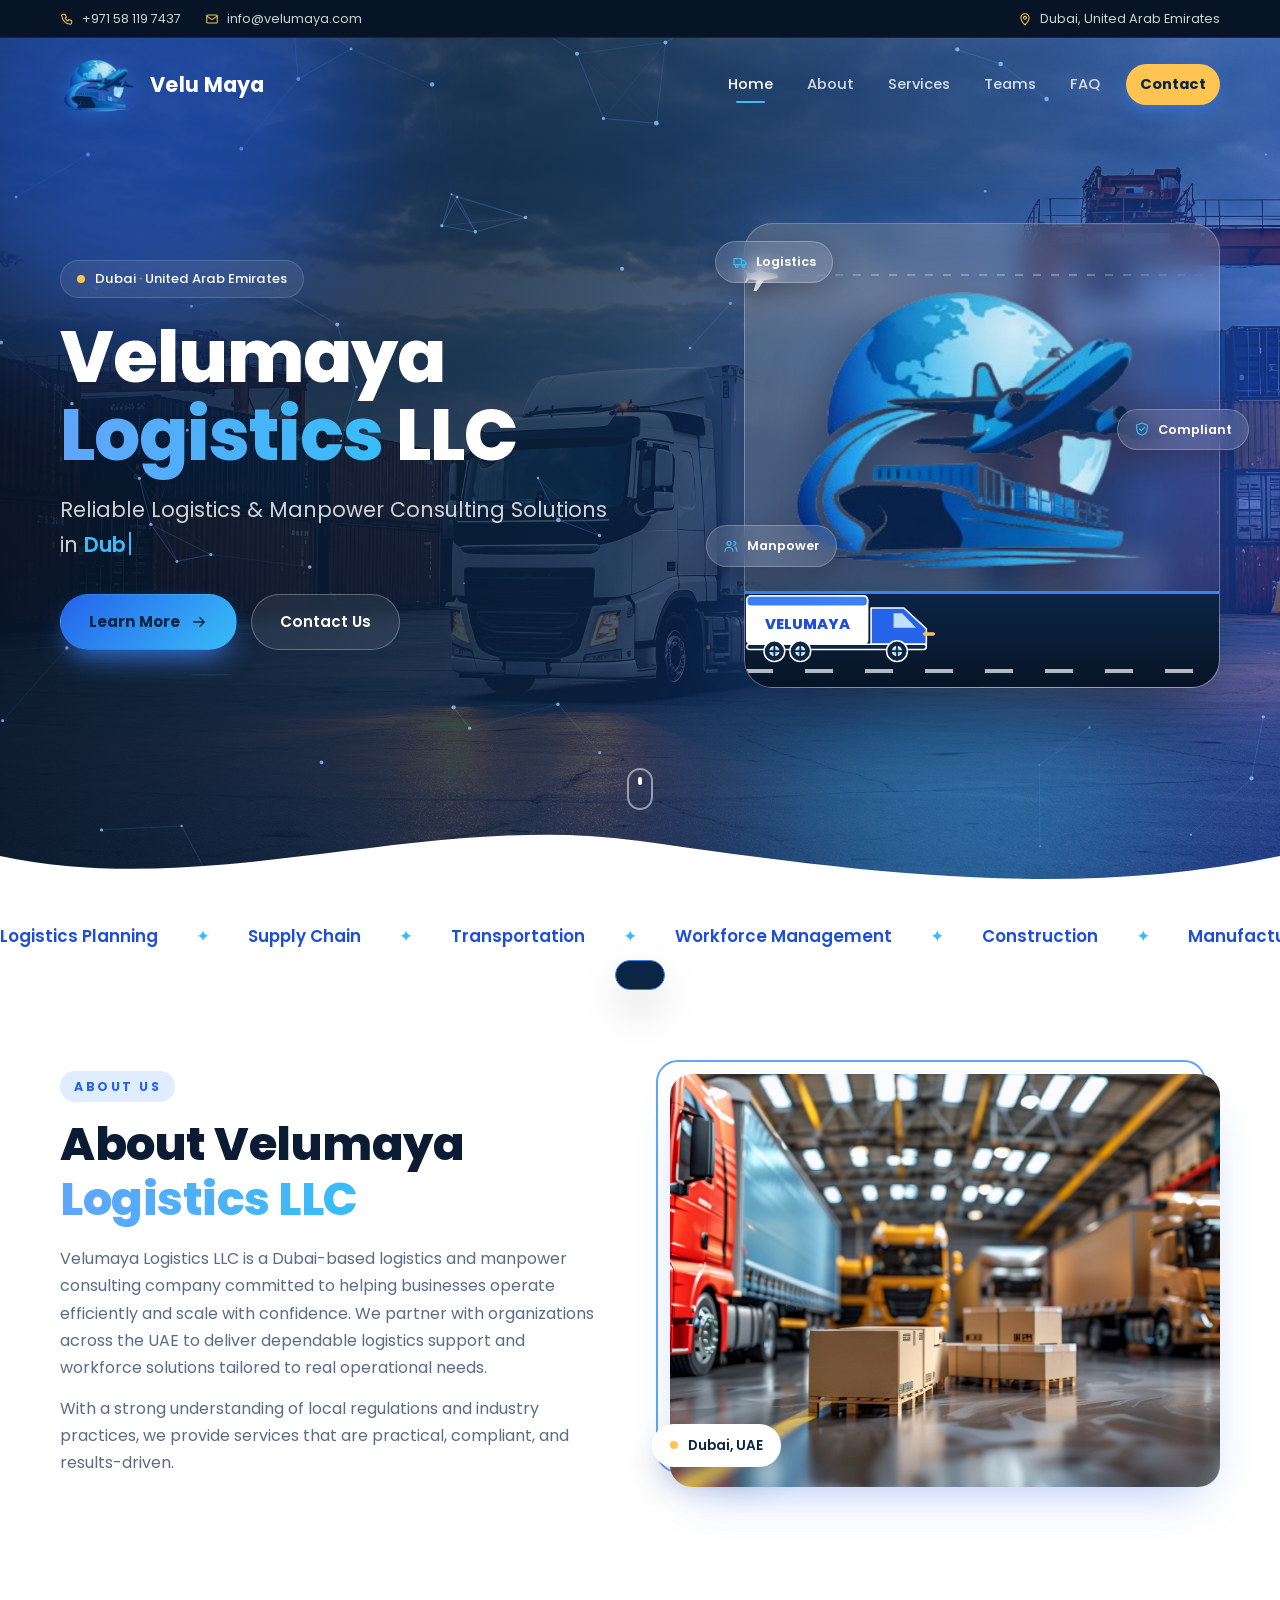
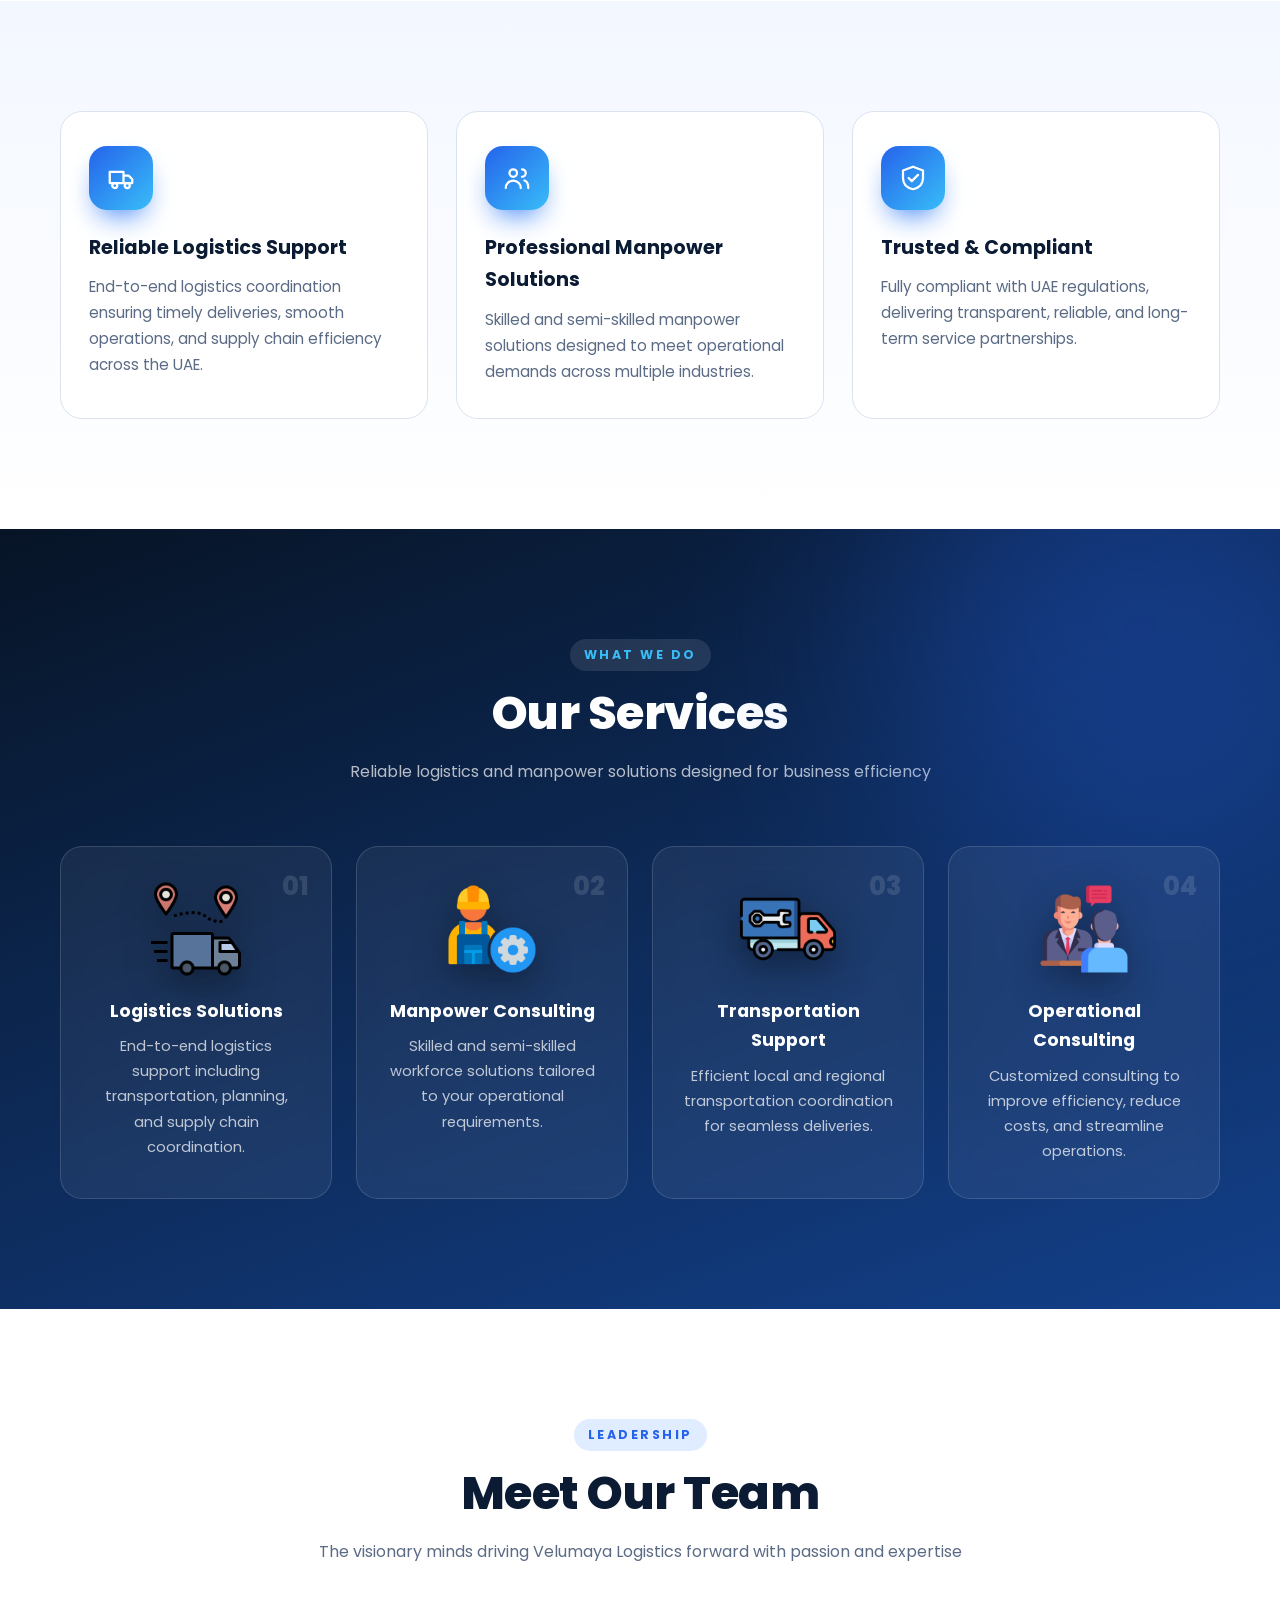
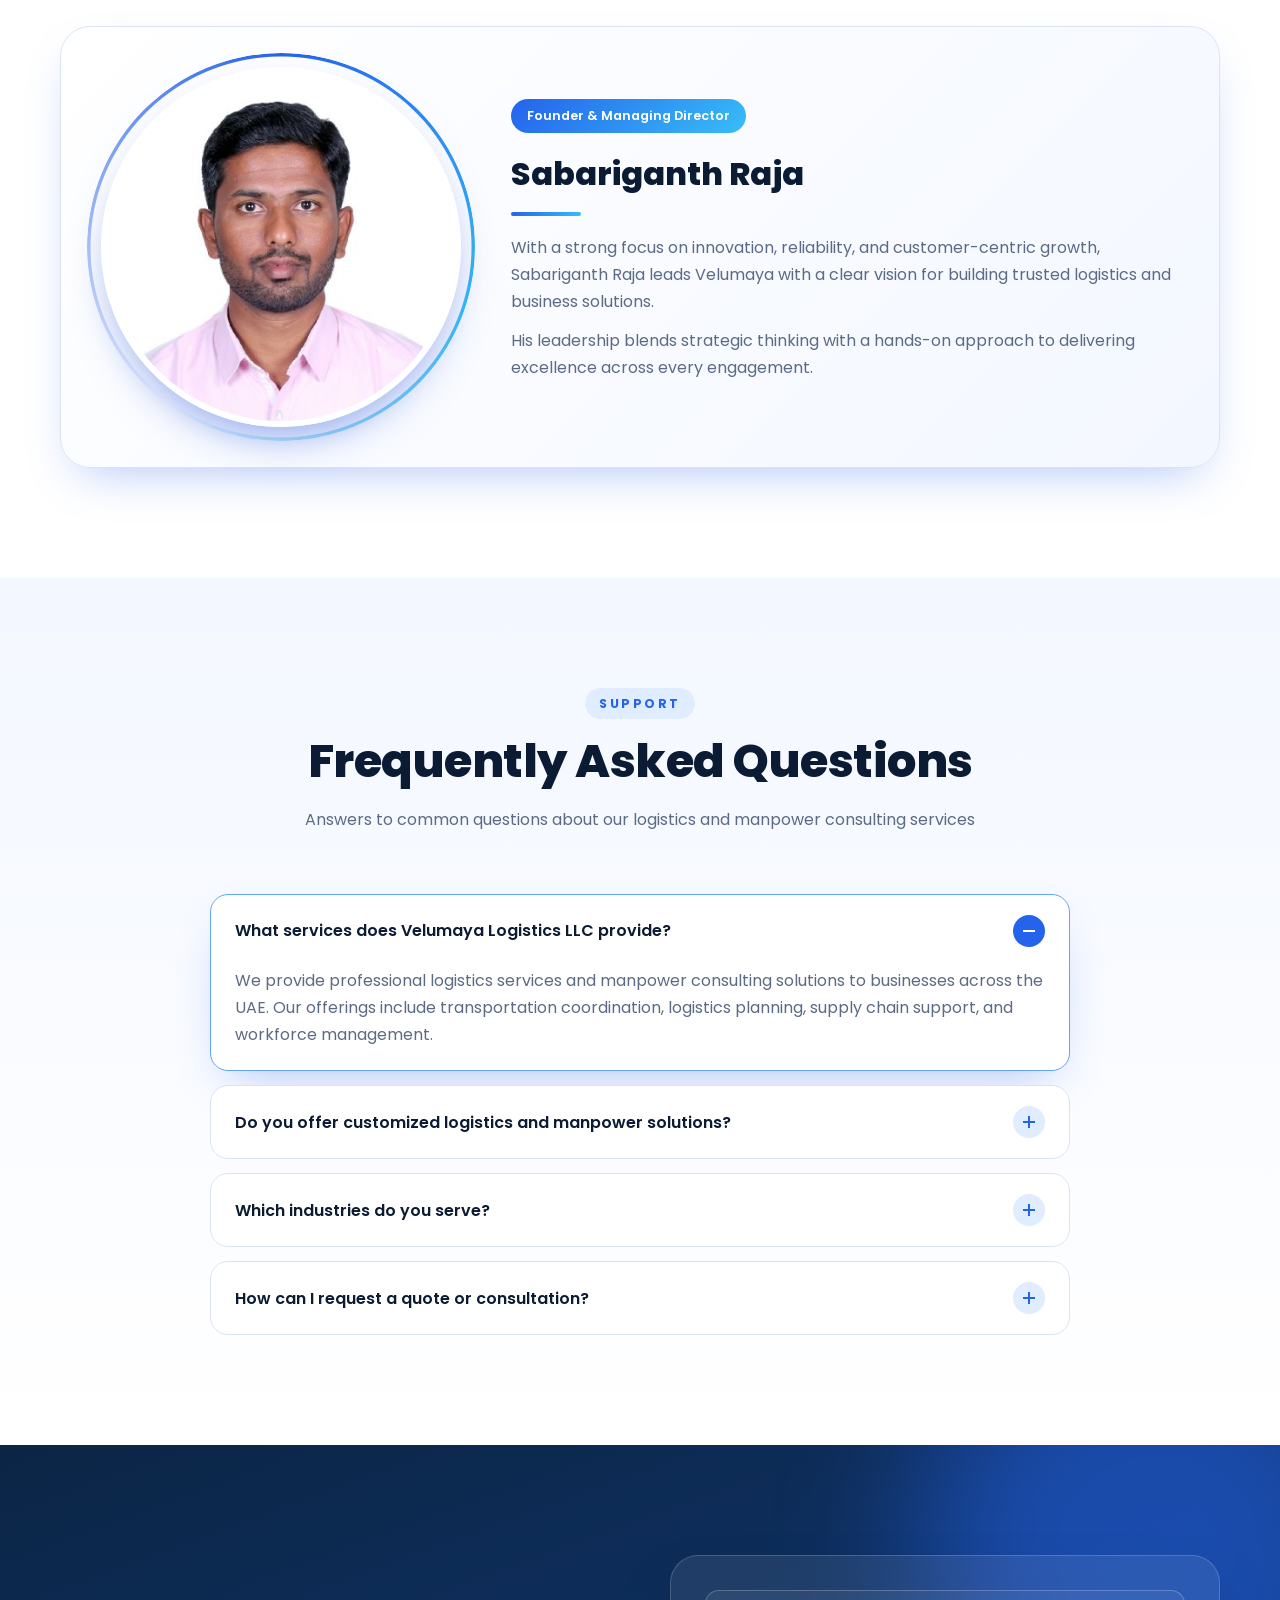
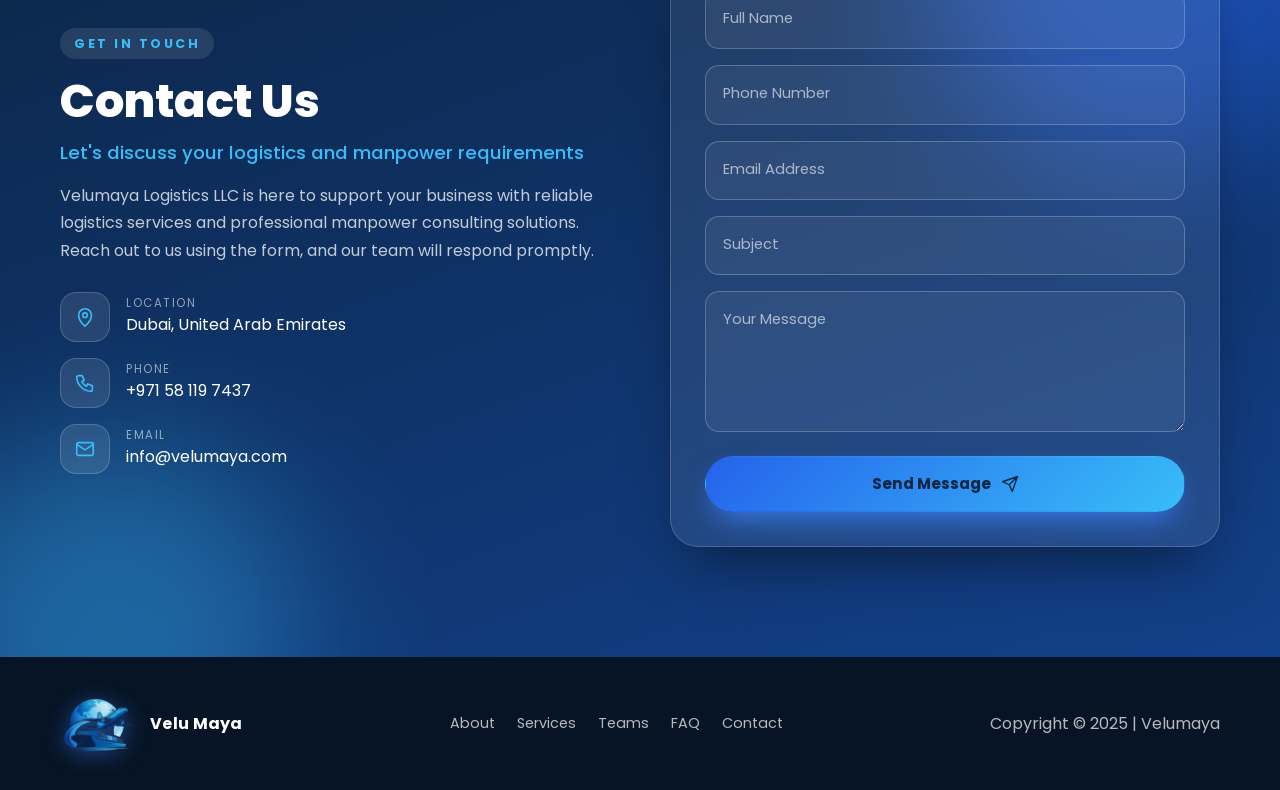
<file: index.html>
<!DOCTYPE html>
<html lang="en">
<head>
	<meta charset="UTF-8">
	<meta name="viewport" content="width=device-width, initial-scale=1">
	<title>Velumaya</title>
	<meta name="description" content="Velumaya Logistics LLC - Reliable Logistics & Manpower Consulting Solutions in Dubai, UAE">
	<meta name="author" content="Velumaya Logistics LLC">
	<meta name="theme-color" content="#0b2545">
	<link rel="icon" href="images/logistics/logo.png">
	<link rel="preconnect" href="https://fonts.googleapis.com">
	<link rel="preconnect" href="https://fonts.gstatic.com" crossorigin>
	<link href="https://fonts.googleapis.com/css2?family=Poppins:wght@400;500;600;700;800&display=swap" rel="stylesheet">
	<link rel="stylesheet" href="css/style.css">
</head>

<body>

	<div class="progress" id="progress"></div>

	<!-- PRELOADER -->
	<div class="preloader" id="preloader">
		<div class="loader">
			<img src="images/logistics/logo.png" alt="">
			<div class="loader-bar"><span></span></div>
		</div>
	</div>


	<div class="topbar" id="topbar">
		<div class="container topbar-inner">
			<div class="tb-group">
				<a href="tel:+971581197437"><svg viewBox="0 0 24 24"><path d="M5 4h4l2 5-2.5 1.5a11 11 0 005 5L15 13l5 2v4a2 2 0 01-2 2A16 16 0 013 6a2 2 0 012-2z"/></svg>+971 58 119 7437</a>
				<a href="mailto:info@velumaya.com"><svg viewBox="0 0 24 24"><rect x="3" y="5" width="18" height="14" rx="2"/><path d="M3 7l9 6 9-6"/></svg>info@velumaya.com</a>
			</div>
			<span><svg viewBox="0 0 24 24"><path d="M12 22s7-6.2 7-12a7 7 0 10-14 0c0 5.8 7 12 7 12z"/><circle cx="12" cy="10" r="2.5"/></svg>Dubai, United Arab Emirates</span>
		</div>
	</div>

	<!-- NAVIGATION -->
	<header class="nav" id="nav">
		<div class="container nav-inner">
			<a href="index.html" class="brand">
				<span class="logo-crop"><img src="images/logistics/logo.png" alt="Velu Maya Logo"></span>
				<span>Velu Maya</span>
			</a>
			<nav class="menu" id="menu">
				<a href="index.html" class="active">Home</a>
				<a href="about.html">About</a>
				<a href="services.html">Services</a>
				<a href="team.html">Teams</a>
				<a href="faq.html">FAQ</a>
				<a href="contact.html" class="menu-cta">Contact</a>
			</nav>
			<button class="burger" id="burger" aria-label="Toggle menu" aria-expanded="false"><span></span><span></span><span></span></button>
		</div>
	</header>

	<!-- HERO -->
	<section id="intro" class="hero">
		<div class="hero-bg"></div>
		<canvas id="particles" aria-hidden="true"></canvas>
		<div class="blob b1"></div>
		<div class="blob b2"></div>
		<div class="blob b3"></div>

		<div class="container hero-inner">
			<div class="hero-copy">
				<span class="pill reveal"><i></i> Dubai · United Arab Emirates</span>
				<h1 class="reveal" style="--d:.1s">Velumaya <span class="grad">Logistics</span> LLC</h1>
				<p class="lead reveal" style="--d:.2s">Reliable Logistics &amp; Manpower Consulting Solutions in <span class="typed" id="typed" data-words="Dubai|the UAE|your business"></span><b class="caret"></b></p>
				<div class="hero-actions reveal" style="--d:.3s">
					<a href="#overview" class="btn btn-primary magnetic">Learn More <svg viewBox="0 0 24 24"><path d="M5 12h14M13 6l6 6-6 6"/></svg></a>
					<a href="#contact" class="btn btn-ghost magnetic">Contact Us</a>
				</div>
			</div>

			<div class="hero-visual reveal" style="--d:.25s">
				<div class="scene">
					<div class="scene-sky">
						<svg class="plane" viewBox="0 0 64 64"><path d="M60 30L36 26 22 6h-6l6 20-14 2-6-6H0l4 12-4 12h2l6-6 14 2-6 20h6l14-20 24-4c3-.6 4-5 0-6z" fill="currentColor" stroke="none"/></svg>
						<span class="trail"></span>
					</div>
					<div class="logo-big"><span class="logo-crop"><img src="images/logistics/logo.png" alt="Velumaya"></span></div>
					<div class="road">
						<svg class="truck" viewBox="0 0 220 90">
							<rect x="2" y="8" width="140" height="56" rx="5" fill="#fff"/>
							<rect x="2" y="8" width="140" height="12" rx="5" fill="#3b82f6"/>
							<text x="72" y="46" text-anchor="middle" font-family="Poppins,sans-serif" font-weight="800" font-size="17" fill="#1d4ed8" stroke="none">VELUMAYA</text>
							<path d="M146 22h38l26 24v18h-64z" fill="#2563eb"/>
							<path d="M172 28h10l16 17h-26z" fill="#bfe0ff" stroke="none"/>
							<rect x="2" y="64" width="208" height="6" rx="3" fill="#0b2545"/>
							<g class="wheel"><circle cx="34" cy="72" r="12" fill="#0b2545"/><circle cx="34" cy="72" r="5" fill="#93c5fd"/><path d="M34 62v20M24 72h20" stroke="#0b2545" stroke-width="2"/></g>
							<g class="wheel"><circle cx="64" cy="72" r="12" fill="#0b2545"/><circle cx="64" cy="72" r="5" fill="#93c5fd"/><path d="M64 62v20M54 72h20" stroke="#0b2545" stroke-width="2"/></g>
							<g class="wheel"><circle cx="176" cy="72" r="12" fill="#0b2545"/><circle cx="176" cy="72" r="5" fill="#93c5fd"/><path d="M176 62v20M166 72h20" stroke="#0b2545" stroke-width="2"/></g>
							<path d="M208 52h10" stroke="#ffc451" stroke-width="4"/>
						</svg>
						<span class="dashes"></span>
					</div>
				</div>
				<div class="chip c1"><svg viewBox="0 0 24 24"><path d="M3 7h11v9H3zM14 10h4l3 3v3h-7"/><circle cx="7" cy="18" r="2"/><circle cx="17" cy="18" r="2"/></svg> Logistics</div>
				<div class="chip c2"><svg viewBox="0 0 24 24"><circle cx="9" cy="8" r="3"/><path d="M3 20c0-3.3 2.7-6 6-6s6 2.7 6 6M16 11a3 3 0 100-6M18 14c2 .6 3 2.4 3 6"/></svg> Manpower</div>
				<div class="chip c3"><svg viewBox="0 0 24 24"><path d="M12 3l8 3v6c0 5-3.5 8-8 9-4.5-1-8-4-8-9V6z"/><path d="M8.5 12l2.5 2.5L16 9.5"/></svg> Compliant</div>
			</div>
		</div>

		<a href="#detail" class="scroll-cue" aria-label="Scroll down"><span></span></a>

		<svg class="wave" viewBox="0 0 1440 120" preserveAspectRatio="none"><path d="M0 60C240 120 480 0 720 40s480 80 720 20V120H0z"/></svg>
	</section>
	<!-- ROUTE MARQUEE -->
	<div class="marquee" aria-hidden="true">
		<div class="marquee-track">
			<span>Logistics Planning</span><span>Supply Chain</span><span>Transportation</span><span>Workforce Management</span><span>Construction</span><span>Manufacturing</span><span>Retail &amp; Distribution</span><span>Facilities Management</span><span>Corporate Services</span>
			<span>Logistics Planning</span><span>Supply Chain</span><span>Transportation</span><span>Workforce Management</span><span>Construction</span><span>Manufacturing</span><span>Retail &amp; Distribution</span><span>Facilities Management</span><span>Corporate Services</span>
		</div>
	</div>
	<section id="overview" class="section">
		<div class="container split">
			<div class="reveal from-left">
				<span class="eyebrow">About Us</span>
				<h2>About Velumaya <span class="grad">Logistics LLC</span></h2>
				<p>Velumaya Logistics LLC is a Dubai-based logistics and manpower consulting company committed to helping businesses operate efficiently and scale with confidence. We partner with organizations across the UAE to deliver dependable logistics support and workforce solutions tailored to real operational needs.</p>
				<p>With a strong understanding of local regulations and industry practices, we provide services that are practical, compliant, and results-driven.</p>
			</div>
			<div class="reveal from-right">
				<div class="about-img tilt">
					<img src="images/logistics/transport-logistics-concept.jpg" alt="Overview" loading="lazy">
					<span class="float-badge"><i></i> Dubai, UAE</span>
				</div>
			</div>
		</div>
	</section>

	<!-- HIGHLIGHTS -->
	<section id="detail" class="section alt">
		<div class="container grid-3">
			<article class="card feature reveal" style="--d:.0s">
				<div class="icon"><svg viewBox="0 0 24 24"><path d="M3 7h11v9H3zM14 10h4l3 3v3h-7"/><circle cx="7" cy="18" r="2"/><circle cx="17" cy="18" r="2"/></svg></div>
				<h3>Reliable Logistics Support</h3>
				<p>End-to-end logistics coordination ensuring timely deliveries, smooth operations, and supply chain efficiency across the UAE.</p>
			</article>
			<article class="card feature reveal" style="--d:.12s">
				<div class="icon"><svg viewBox="0 0 24 24"><circle cx="9" cy="8" r="3"/><path d="M3 20c0-3.3 2.7-6 6-6s6 2.7 6 6M16 11a3 3 0 100-6M18 14c2 .6 3 2.4 3 6"/></svg></div>
				<h3>Professional Manpower Solutions</h3>
				<p>Skilled and semi-skilled manpower solutions designed to meet operational demands across multiple industries.</p>
			</article>
			<article class="card feature reveal" style="--d:.24s">
				<div class="icon"><svg viewBox="0 0 24 24"><path d="M12 3l8 3v6c0 5-3.5 8-8 9-4.5-1-8-4-8-9V6z"/><path d="M8.5 12l2.5 2.5L16 9.5"/></svg></div>
				<h3>Trusted &amp; Compliant</h3>
				<p>Fully compliant with UAE regulations, delivering transparent, reliable, and long-term service partnerships.</p>
			</article>
		</div>
	</section>

	<section id="services" class="section dark">
		<div class="container">
			<div class="section-title reveal">
				<span class="eyebrow">What We Do</span>
				<h2>Our Services</h2>
				<p>Reliable logistics and manpower solutions designed for business efficiency</p>
			</div>

			<div class="grid-4">
				<div class="card service reveal tilt" style="--d:.0s">
					<span class="num">01</span>
					<img src="images/logistics/logistic.png" alt="Logistics Services" loading="lazy">
					<h4>Logistics Solutions</h4>
					<p>End-to-end logistics support including transportation, planning, and supply chain coordination.</p>
				</div>
				<div class="card service reveal tilt" style="--d:.1s">
					<span class="num">02</span>
					<img src="images/logistics/engineer.png" alt="Manpower Consulting" loading="lazy">
					<h4>Manpower Consulting</h4>
					<p>Skilled and semi-skilled workforce solutions tailored to your operational requirements.</p>
				</div>
				<div class="card service reveal tilt" style="--d:.2s">
					<span class="num">03</span>
					<img src="images/logistics/call.png" alt="Transportation Support" loading="lazy">
					<h4>Transportation Support</h4>
					<p>Efficient local and regional transportation coordination for seamless deliveries.</p>
				</div>
				<div class="card service reveal tilt" style="--d:.3s">
					<span class="num">04</span>
					<img src="images/logistics/conversation.png" alt="Business Consulting" loading="lazy">
					<h4>Operational Consulting</h4>
					<p>Customized consulting to improve efficiency, reduce costs, and streamline operations.</p>
				</div>
			</div>
		</div>
	</section>

	<section id="team" class="section">
		<div class="container">
			<div class="section-title reveal">
				<span class="eyebrow">Leadership</span>
				<h2>Meet Our Team</h2>
				<p>The visionary minds driving Velumaya Logistics forward with passion and expertise</p>
			</div>

			<div class="team-card reveal">
				<div class="team-photo">
					<div class="ring"></div>
					<img src="images/logistics/sabari-img.jpg" alt="Sabariganth Raja" loading="lazy">
				</div>
				<div class="team-info">
					<span class="badge">Founder &amp; Managing Director</span>
					<h3>Sabariganth Raja</h3>
					<div class="line"></div>
					<p>With a strong focus on innovation, reliability, and customer-centric growth, Sabariganth Raja leads Velumaya with a clear vision for building trusted logistics and business solutions.</p>
					<p>His leadership blends strategic thinking with a hands-on approach to delivering excellence across every engagement.</p>
				</div>
			</div>
		</div>
	</section>

	<section id="faq" class="section alt">
		<div class="container narrow">
			<div class="section-title reveal">
				<span class="eyebrow">Support</span>
				<h2>Frequently Asked Questions</h2>
				<p>Answers to common questions about our logistics and manpower consulting services</p>
			</div>

			<div class="accordion">
				<div class="acc reveal open" style="--d:.0s">
					<button class="acc-q" aria-expanded="true">What services does Velumaya Logistics LLC provide? <i></i></button>
					<div class="acc-a"><div><p>We provide professional logistics services and manpower consulting solutions to businesses across the UAE. Our offerings include transportation coordination, logistics planning, supply chain support, and workforce management.</p></div></div>
				</div>
				<div class="acc reveal" style="--d:.08s">
					<button class="acc-q" aria-expanded="false">Do you offer customized logistics and manpower solutions? <i></i></button>
					<div class="acc-a"><div><p>Yes. We work closely with each client to understand their operational needs and deliver tailored logistics and manpower solutions that are practical, efficient, and cost-effective.</p></div></div>
				</div>
				<div class="acc reveal" style="--d:.16s">
					<button class="acc-q" aria-expanded="false">Which industries do you serve? <i></i></button>
					<div class="acc-a"><div><p>We serve a wide range of industries including logistics and supply chain, construction, manufacturing, retail and distribution, facilities management, and corporate services.</p></div></div>
				</div>
				<div class="acc reveal" style="--d:.24s">
					<button class="acc-q" aria-expanded="false">How can I request a quote or consultation? <i></i></button>
					<div class="acc-a"><div><p>You can contact us via phone or email, or submit your enquiry through our website contact form. Our team will review your requirements and respond promptly.</p></div></div>
				</div>
			</div>
		</div>
	</section>

	<section id="contact" class="section contact">
		<div class="blob b1"></div>
		<div class="blob b2"></div>
		<div class="container split">
			<div class="reveal from-left">
				<span class="eyebrow light">Get In Touch</span>
				<h2>Contact Us</h2>
				<h3>Let's discuss your logistics and manpower requirements</h3>
				<p>Velumaya Logistics LLC is here to support your business with reliable logistics services and professional manpower consulting solutions. Reach out to us using the form, and our team will respond promptly.</p>

				<ul class="contact-list">
					<li><span><svg viewBox="0 0 24 24"><path d="M12 22s7-6.2 7-12a7 7 0 10-14 0c0 5.8 7 12 7 12z"/><circle cx="12" cy="10" r="2.5"/></svg></span><div><small>Location</small>Dubai, United Arab Emirates</div></li>
					<li><span><svg viewBox="0 0 24 24"><path d="M5 4h4l2 5-2.5 1.5a11 11 0 005 5L15 13l5 2v4a2 2 0 01-2 2A16 16 0 013 6a2 2 0 012-2z"/></svg></span><div><small>Phone</small><a href="tel:+971581197437">+971 58 119 7437</a></div></li>
					<li><span><svg viewBox="0 0 24 24"><rect x="3" y="5" width="18" height="14" rx="2"/><path d="M3 7l9 6 9-6"/></svg></span><div><small>Email</small><a href="mailto:info@velumaya.com">info@velumaya.com</a></div></li>
				</ul>
			</div>

			<form class="form reveal from-right" id="contactForm" action="mailto:info@velumaya.com" method="post" enctype="text/plain">
				<div class="field"><input name="name" id="f-name" type="text" placeholder=" " required><label for="f-name">Full Name</label></div>
				<div class="field"><input name="phone" id="f-phone" type="tel" placeholder=" "><label for="f-phone">Phone Number</label></div>
				<div class="field"><input name="email" id="f-email" type="email" placeholder=" " required><label for="f-email">Email Address</label></div>
				<div class="field"><input name="subject" id="f-subject" type="text" placeholder=" "><label for="f-subject">Subject</label></div>
				<div class="field"><textarea name="message" id="f-message" rows="4" placeholder=" " required></textarea><label for="f-message">Your Message</label></div>
				<button type="submit" class="btn btn-primary btn-block">Send Message <svg viewBox="0 0 24 24"><path d="M22 2L11 13M22 2l-7 20-4-9-9-4z"/></svg></button>
			</form>
		</div>
	</section>

	<!-- FOOTER -->
	<footer class="footer">
		<div class="container foot-inner">
			<a href="index.html" class="brand"><span class="logo-crop"><img src="images/logistics/logo.png" alt="Velu Maya Logo"></span><span>Velu Maya</span></a>
			<nav class="foot-links"><a href="about.html">About</a><a href="services.html">Services</a><a href="team.html">Teams</a><a href="faq.html">FAQ</a><a href="contact.html">Contact</a></nav>
			<p>Copyright &copy; 2025 | <a rel="nofollow" href="https://velumaya.com">Velumaya</a></p>
		</div>
	</footer>

	<a href="#intro" class="go-top" id="goTop" aria-label="Back to top"><svg viewBox="0 0 24 24"><path d="M6 15l6-6 6 6"/></svg></a>
	<div class="toast" id="toast" role="status"></div>

	<script src="js/main.js"></script>
</body>
</html>
</file>
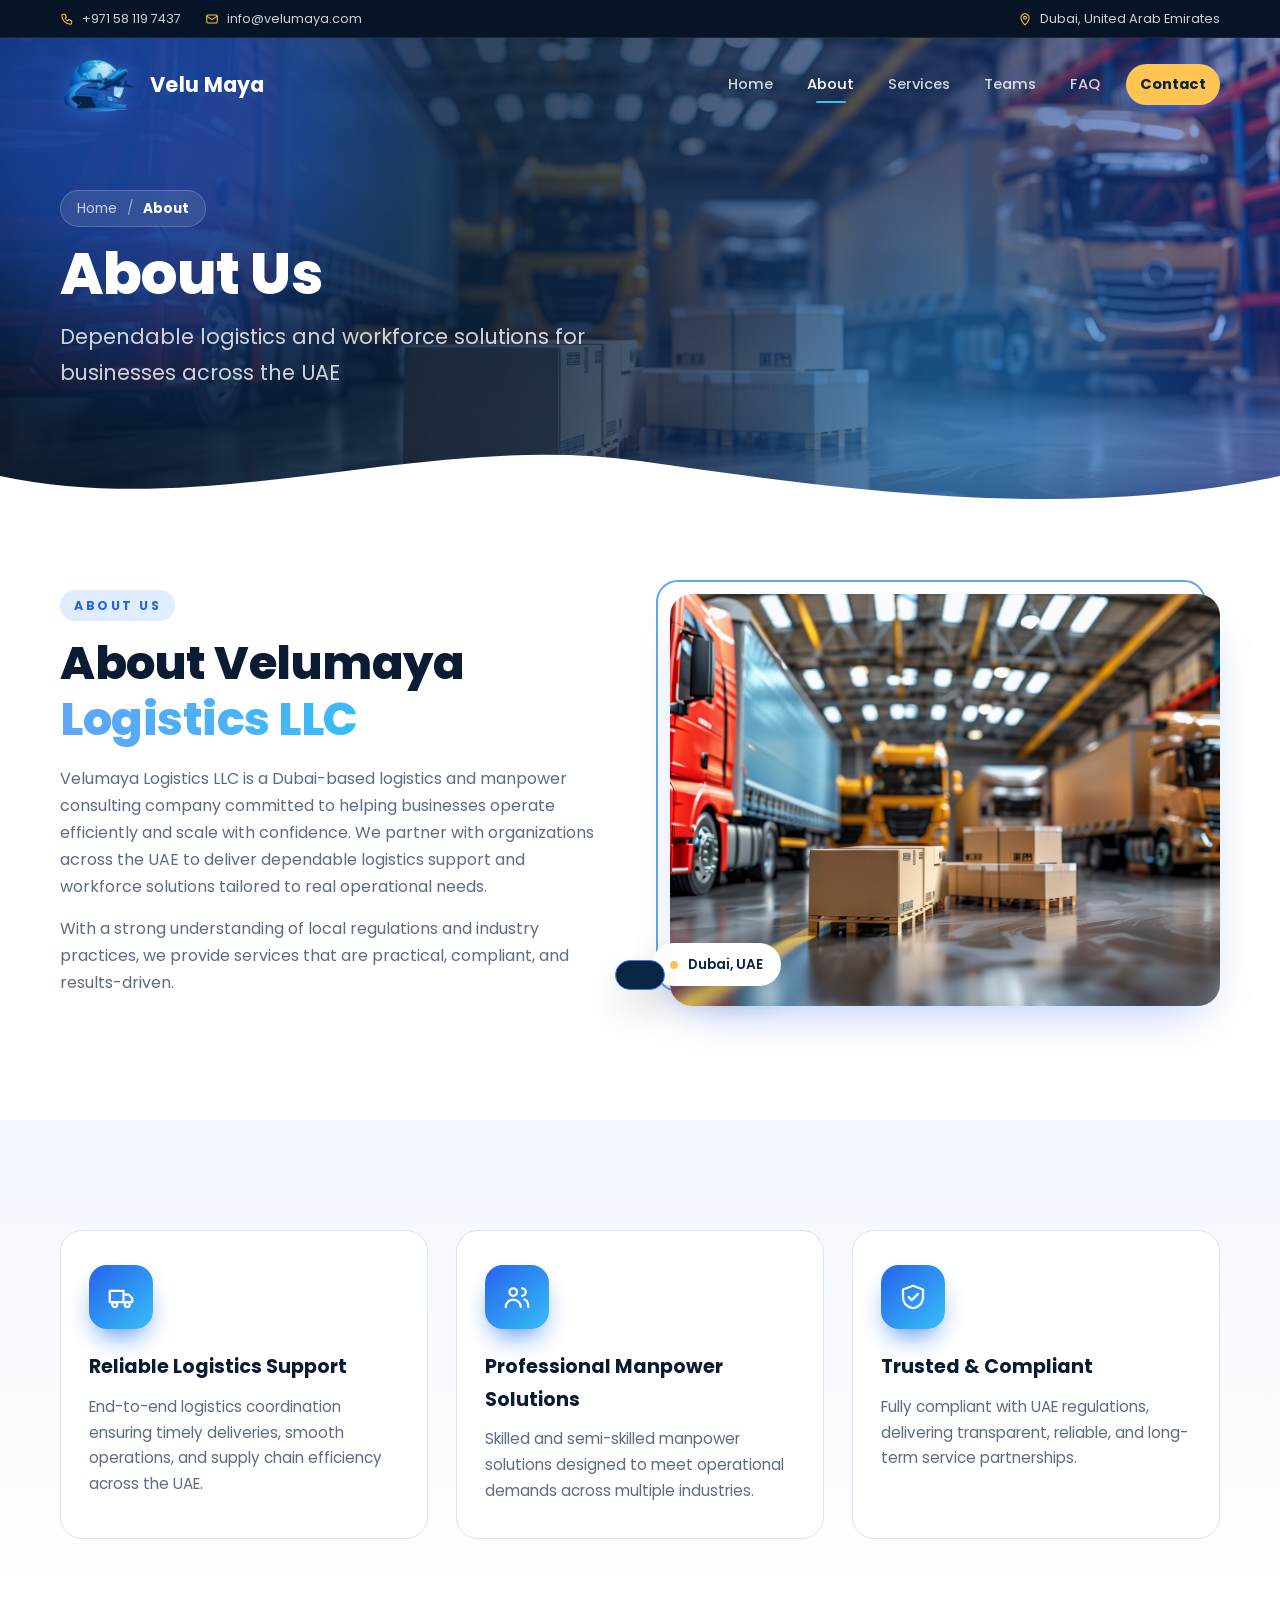
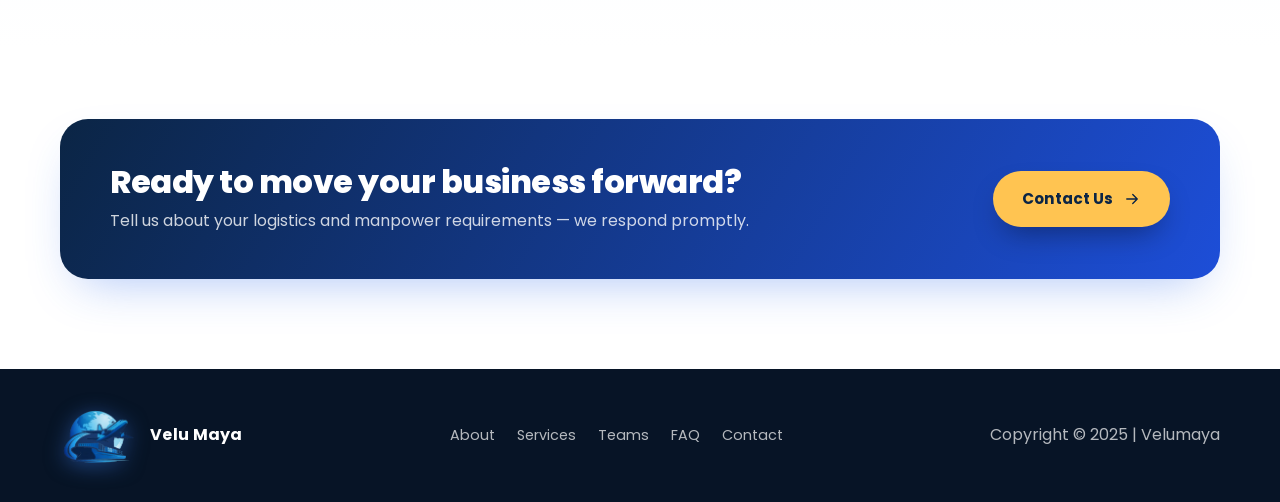
<file: about.html>
<!DOCTYPE html>
<html lang="en">
<head>
	<meta charset="UTF-8">
	<meta name="viewport" content="width=device-width, initial-scale=1">
	<title>About | Velumaya</title>
	<meta name="description" content="Velumaya Logistics LLC - Reliable Logistics & Manpower Consulting Solutions in Dubai, UAE">
	<meta name="author" content="Velumaya Logistics LLC">
	<meta name="theme-color" content="#0b2545">
	<link rel="icon" href="images/logistics/logo.png">
	<link rel="preconnect" href="https://fonts.googleapis.com">
	<link rel="preconnect" href="https://fonts.gstatic.com" crossorigin>
	<link href="https://fonts.googleapis.com/css2?family=Poppins:wght@400;500;600;700;800&display=swap" rel="stylesheet">
	<link rel="stylesheet" href="css/style.css">
</head>

<body>

	<div class="progress" id="progress"></div>

	<!-- PRELOADER -->
	<div class="preloader" id="preloader">
		<div class="loader">
			<img src="images/logistics/logo.png" alt="">
			<div class="loader-bar"><span></span></div>
		</div>
	</div>


	<div class="topbar" id="topbar">
		<div class="container topbar-inner">
			<div class="tb-group">
				<a href="tel:+971581197437"><svg viewBox="0 0 24 24"><path d="M5 4h4l2 5-2.5 1.5a11 11 0 005 5L15 13l5 2v4a2 2 0 01-2 2A16 16 0 013 6a2 2 0 012-2z"/></svg>+971 58 119 7437</a>
				<a href="mailto:info@velumaya.com"><svg viewBox="0 0 24 24"><rect x="3" y="5" width="18" height="14" rx="2"/><path d="M3 7l9 6 9-6"/></svg>info@velumaya.com</a>
			</div>
			<span><svg viewBox="0 0 24 24"><path d="M12 22s7-6.2 7-12a7 7 0 10-14 0c0 5.8 7 12 7 12z"/><circle cx="12" cy="10" r="2.5"/></svg>Dubai, United Arab Emirates</span>
		</div>
	</div>

	<!-- NAVIGATION -->
	<header class="nav" id="nav">
		<div class="container nav-inner">
			<a href="index.html" class="brand">
				<span class="logo-crop"><img src="images/logistics/logo.png" alt="Velu Maya Logo"></span>
				<span>Velu Maya</span>
			</a>
			<nav class="menu" id="menu">
				<a href="index.html">Home</a>
				<a href="about.html" class="active">About</a>
				<a href="services.html">Services</a>
				<a href="team.html">Teams</a>
				<a href="faq.html">FAQ</a>
				<a href="contact.html" class="menu-cta">Contact</a>
			</nav>
			<button class="burger" id="burger" aria-label="Toggle menu" aria-expanded="false"><span></span><span></span><span></span></button>
		</div>
	</header>

	<section id="intro" class="hero page-hero">
		<div class="hero-bg" style="--img:url('../images/logistics/transport-logistics-concept.jpg')"></div>
		<div class="blob b1"></div>
		<div class="blob b2"></div>
		<div class="container page-hero-inner">
			<nav class="crumbs reveal" aria-label="Breadcrumb"><a href="index.html">Home</a><span>/</span><b>About</b></nav>
			<h1 class="reveal" style="--d:.1s">About Us</h1>
			<p class="lead reveal" style="--d:.2s">Dependable logistics and workforce solutions for businesses across the UAE</p>
		</div>
		<svg class="wave" viewBox="0 0 1440 120" preserveAspectRatio="none"><path d="M0 60C240 120 480 0 720 40s480 80 720 20V120H0z"/></svg>
	</section>

	<!-- ABOUT -->
	<section id="overview" class="section">
		<div class="container split">
			<div class="reveal from-left">
				<span class="eyebrow">About Us</span>
				<h2>About Velumaya <span class="grad">Logistics LLC</span></h2>
				<p>Velumaya Logistics LLC is a Dubai-based logistics and manpower consulting company committed to helping businesses operate efficiently and scale with confidence. We partner with organizations across the UAE to deliver dependable logistics support and workforce solutions tailored to real operational needs.</p>
				<p>With a strong understanding of local regulations and industry practices, we provide services that are practical, compliant, and results-driven.</p>
			</div>
			<div class="reveal from-right">
				<div class="about-img tilt">
					<img src="images/logistics/transport-logistics-concept.jpg" alt="Overview" loading="lazy">
					<span class="float-badge"><i></i> Dubai, UAE</span>
				</div>
			</div>
		</div>
	</section>
	<!-- HIGHLIGHTS -->
	<section id="detail" class="section alt">
		<div class="container grid-3">
			<article class="card feature reveal" style="--d:.0s">
				<div class="icon"><svg viewBox="0 0 24 24"><path d="M3 7h11v9H3zM14 10h4l3 3v3h-7"/><circle cx="7" cy="18" r="2"/><circle cx="17" cy="18" r="2"/></svg></div>
				<h3>Reliable Logistics Support</h3>
				<p>End-to-end logistics coordination ensuring timely deliveries, smooth operations, and supply chain efficiency across the UAE.</p>
			</article>
			<article class="card feature reveal" style="--d:.12s">
				<div class="icon"><svg viewBox="0 0 24 24"><circle cx="9" cy="8" r="3"/><path d="M3 20c0-3.3 2.7-6 6-6s6 2.7 6 6M16 11a3 3 0 100-6M18 14c2 .6 3 2.4 3 6"/></svg></div>
				<h3>Professional Manpower Solutions</h3>
				<p>Skilled and semi-skilled manpower solutions designed to meet operational demands across multiple industries.</p>
			</article>
			<article class="card feature reveal" style="--d:.24s">
				<div class="icon"><svg viewBox="0 0 24 24"><path d="M12 3l8 3v6c0 5-3.5 8-8 9-4.5-1-8-4-8-9V6z"/><path d="M8.5 12l2.5 2.5L16 9.5"/></svg></div>
				<h3>Trusted &amp; Compliant</h3>
				<p>Fully compliant with UAE regulations, delivering transparent, reliable, and long-term service partnerships.</p>
			</article>
		</div>
	</section>
	<section class="cta">
		<div class="container cta-inner reveal">
			<div><h2>Ready to move your business forward?</h2><p>Tell us about your logistics and manpower requirements — we respond promptly.</p></div>
			<a href="contact.html" class="btn btn-primary">Contact Us <svg viewBox="0 0 24 24"><path d="M5 12h14M13 6l6 6-6 6"/></svg></a>
		</div>
	</section>

	<!-- FOOTER -->
	<footer class="footer">
		<div class="container foot-inner">
			<a href="index.html" class="brand"><span class="logo-crop"><img src="images/logistics/logo.png" alt="Velu Maya Logo"></span><span>Velu Maya</span></a>
			<nav class="foot-links"><a href="about.html">About</a><a href="services.html">Services</a><a href="team.html">Teams</a><a href="faq.html">FAQ</a><a href="contact.html">Contact</a></nav>
			<p>Copyright &copy; 2025 | <a rel="nofollow" href="https://velumaya.com">Velumaya</a></p>
		</div>
	</footer>

	<a href="#intro" class="go-top" id="goTop" aria-label="Back to top"><svg viewBox="0 0 24 24"><path d="M6 15l6-6 6 6"/></svg></a>
	<div class="toast" id="toast" role="status"></div>

	<script src="js/main.js"></script>
</body>
</html>
</file>
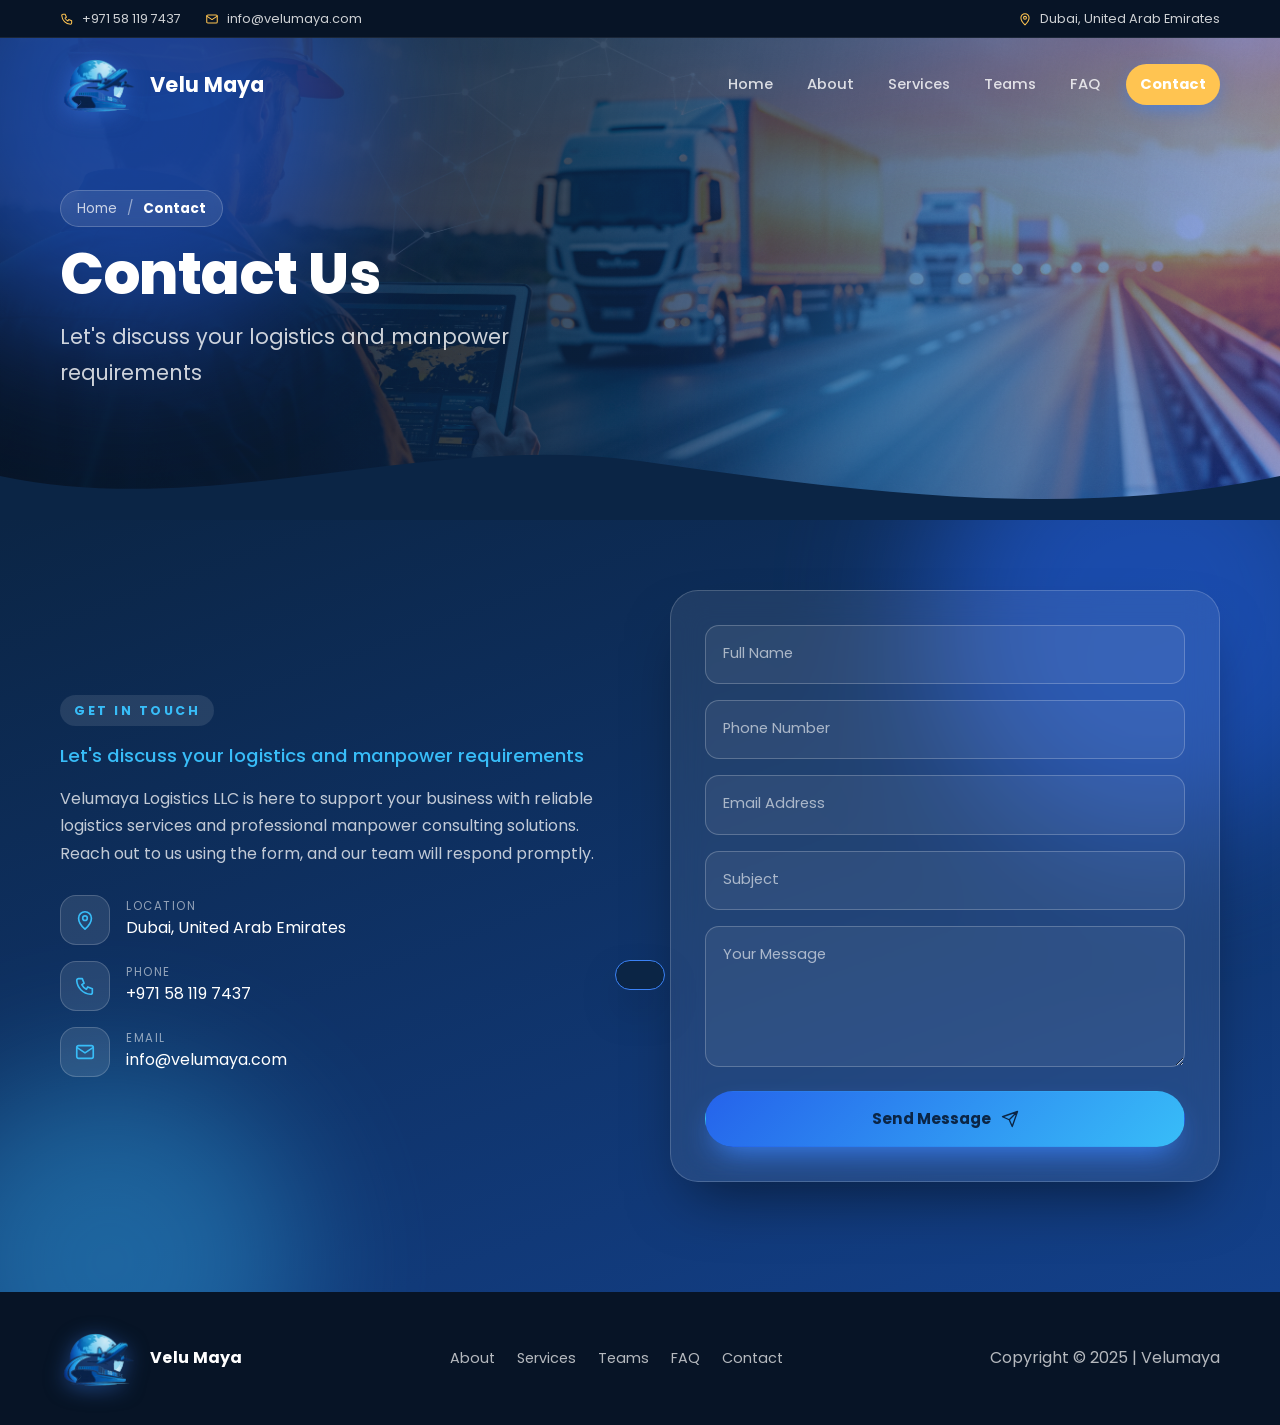
<file: contact.html>
<!DOCTYPE html>
<html lang="en">
<head>
	<meta charset="UTF-8">
	<meta name="viewport" content="width=device-width, initial-scale=1">
	<title>Contact | Velumaya</title>
	<meta name="description" content="Velumaya Logistics LLC - Reliable Logistics & Manpower Consulting Solutions in Dubai, UAE">
	<meta name="author" content="Velumaya Logistics LLC">
	<meta name="theme-color" content="#0b2545">
	<link rel="icon" href="images/logistics/logo.png">
	<link rel="preconnect" href="https://fonts.googleapis.com">
	<link rel="preconnect" href="https://fonts.gstatic.com" crossorigin>
	<link href="https://fonts.googleapis.com/css2?family=Poppins:wght@400;500;600;700;800&display=swap" rel="stylesheet">
	<link rel="stylesheet" href="css/style.css">
</head>

<body>

	<div class="progress" id="progress"></div>

	<!-- PRELOADER -->
	<div class="preloader" id="preloader">
		<div class="loader">
			<img src="images/logistics/logo.png" alt="">
			<div class="loader-bar"><span></span></div>
		</div>
	</div>


	<div class="topbar" id="topbar">
		<div class="container topbar-inner">
			<div class="tb-group">
				<a href="tel:+971581197437"><svg viewBox="0 0 24 24"><path d="M5 4h4l2 5-2.5 1.5a11 11 0 005 5L15 13l5 2v4a2 2 0 01-2 2A16 16 0 013 6a2 2 0 012-2z"/></svg>+971 58 119 7437</a>
				<a href="mailto:info@velumaya.com"><svg viewBox="0 0 24 24"><rect x="3" y="5" width="18" height="14" rx="2"/><path d="M3 7l9 6 9-6"/></svg>info@velumaya.com</a>
			</div>
			<span><svg viewBox="0 0 24 24"><path d="M12 22s7-6.2 7-12a7 7 0 10-14 0c0 5.8 7 12 7 12z"/><circle cx="12" cy="10" r="2.5"/></svg>Dubai, United Arab Emirates</span>
		</div>
	</div>

	<!-- NAVIGATION -->
	<header class="nav" id="nav">
		<div class="container nav-inner">
			<a href="index.html" class="brand">
				<span class="logo-crop"><img src="images/logistics/logo.png" alt="Velu Maya Logo"></span>
				<span>Velu Maya</span>
			</a>
			<nav class="menu" id="menu">
				<a href="index.html">Home</a>
				<a href="about.html">About</a>
				<a href="services.html">Services</a>
				<a href="team.html">Teams</a>
				<a href="faq.html">FAQ</a>
				<a href="contact.html" class="active menu-cta">Contact</a>
			</nav>
			<button class="burger" id="burger" aria-label="Toggle menu" aria-expanded="false"><span></span><span></span><span></span></button>
		</div>
	</header>

	<section id="intro" class="hero page-hero">
		<div class="hero-bg" style="--img:url('../images/logistics/logistics-professional-overseeing-trucking-fleet.jpg')"></div>
		<div class="blob b1"></div>
		<div class="blob b2"></div>
		<div class="container page-hero-inner">
			<nav class="crumbs reveal" aria-label="Breadcrumb"><a href="index.html">Home</a><span>/</span><b>Contact</b></nav>
			<h1 class="reveal" style="--d:.1s">Contact Us</h1>
			<p class="lead reveal" style="--d:.2s">Let's discuss your logistics and manpower requirements</p>
		</div>
		<svg class="wave" viewBox="0 0 1440 120" preserveAspectRatio="none"><path d="M0 60C240 120 480 0 720 40s480 80 720 20V120H0z"/></svg>
	</section>

	<!-- CONTACT -->
	<section id="contact" class="section contact">
		<div class="blob b1"></div>
		<div class="blob b2"></div>
		<div class="container split">
			<div class="reveal from-left">
				<span class="eyebrow light">Get In Touch</span>
				<h2>Contact Us</h2>
				<h3>Let's discuss your logistics and manpower requirements</h3>
				<p>Velumaya Logistics LLC is here to support your business with reliable logistics services and professional manpower consulting solutions. Reach out to us using the form, and our team will respond promptly.</p>

				<ul class="contact-list">
					<li><span><svg viewBox="0 0 24 24"><path d="M12 22s7-6.2 7-12a7 7 0 10-14 0c0 5.8 7 12 7 12z"/><circle cx="12" cy="10" r="2.5"/></svg></span><div><small>Location</small>Dubai, United Arab Emirates</div></li>
					<li><span><svg viewBox="0 0 24 24"><path d="M5 4h4l2 5-2.5 1.5a11 11 0 005 5L15 13l5 2v4a2 2 0 01-2 2A16 16 0 013 6a2 2 0 012-2z"/></svg></span><div><small>Phone</small><a href="tel:+971581197437">+971 58 119 7437</a></div></li>
					<li><span><svg viewBox="0 0 24 24"><rect x="3" y="5" width="18" height="14" rx="2"/><path d="M3 7l9 6 9-6"/></svg></span><div><small>Email</small><a href="mailto:info@velumaya.com">info@velumaya.com</a></div></li>
				</ul>
			</div>

			<form class="form reveal from-right" id="contactForm" action="mailto:info@velumaya.com" method="post" enctype="text/plain">
				<div class="field"><input name="name" id="f-name" type="text" placeholder=" " required><label for="f-name">Full Name</label></div>
				<div class="field"><input name="phone" id="f-phone" type="tel" placeholder=" "><label for="f-phone">Phone Number</label></div>
				<div class="field"><input name="email" id="f-email" type="email" placeholder=" " required><label for="f-email">Email Address</label></div>
				<div class="field"><input name="subject" id="f-subject" type="text" placeholder=" "><label for="f-subject">Subject</label></div>
				<div class="field"><textarea name="message" id="f-message" rows="4" placeholder=" " required></textarea><label for="f-message">Your Message</label></div>
				<button type="submit" class="btn btn-primary btn-block">Send Message <svg viewBox="0 0 24 24"><path d="M22 2L11 13M22 2l-7 20-4-9-9-4z"/></svg></button>
			</form>
		</div>
	</section>
	<!-- FOOTER -->
	<footer class="footer">
		<div class="container foot-inner">
			<a href="index.html" class="brand"><span class="logo-crop"><img src="images/logistics/logo.png" alt="Velu Maya Logo"></span><span>Velu Maya</span></a>
			<nav class="foot-links"><a href="about.html">About</a><a href="services.html">Services</a><a href="team.html">Teams</a><a href="faq.html">FAQ</a><a href="contact.html">Contact</a></nav>
			<p>Copyright &copy; 2025 | <a rel="nofollow" href="https://velumaya.com">Velumaya</a></p>
		</div>
	</footer>

	<a href="#intro" class="go-top" id="goTop" aria-label="Back to top"><svg viewBox="0 0 24 24"><path d="M6 15l6-6 6 6"/></svg></a>
	<div class="toast" id="toast" role="status"></div>

	<script src="js/main.js"></script>
</body>
</html>
</file>
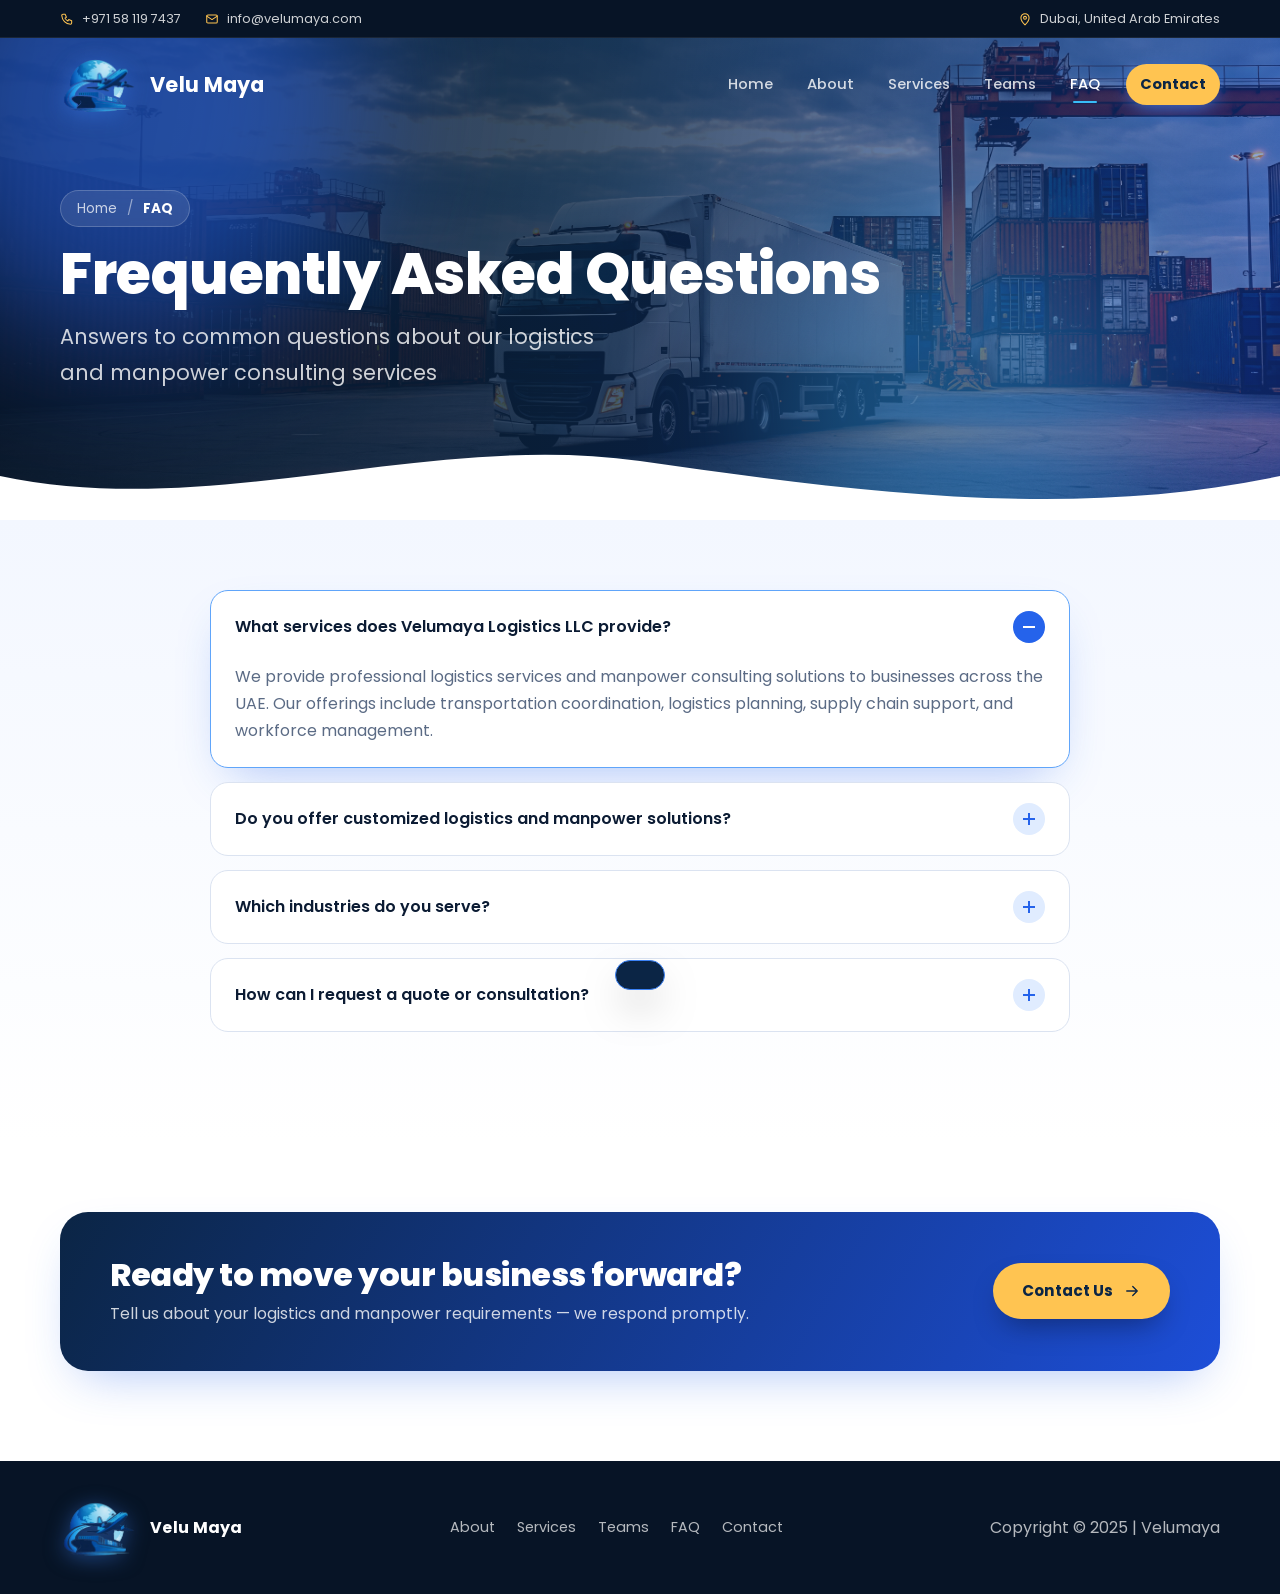
<file: faq.html>
<!DOCTYPE html>
<html lang="en">
<head>
	<meta charset="UTF-8">
	<meta name="viewport" content="width=device-width, initial-scale=1">
	<title>FAQ | Velumaya</title>
	<meta name="description" content="Velumaya Logistics LLC - Reliable Logistics & Manpower Consulting Solutions in Dubai, UAE">
	<meta name="author" content="Velumaya Logistics LLC">
	<meta name="theme-color" content="#0b2545">
	<link rel="icon" href="images/logistics/logo.png">
	<link rel="preconnect" href="https://fonts.googleapis.com">
	<link rel="preconnect" href="https://fonts.gstatic.com" crossorigin>
	<link href="https://fonts.googleapis.com/css2?family=Poppins:wght@400;500;600;700;800&display=swap" rel="stylesheet">
	<link rel="stylesheet" href="css/style.css">
</head>

<body>

	<div class="progress" id="progress"></div>

	<!-- PRELOADER -->
	<div class="preloader" id="preloader">
		<div class="loader">
			<img src="images/logistics/logo.png" alt="">
			<div class="loader-bar"><span></span></div>
		</div>
	</div>


	<div class="topbar" id="topbar">
		<div class="container topbar-inner">
			<div class="tb-group">
				<a href="tel:+971581197437"><svg viewBox="0 0 24 24"><path d="M5 4h4l2 5-2.5 1.5a11 11 0 005 5L15 13l5 2v4a2 2 0 01-2 2A16 16 0 013 6a2 2 0 012-2z"/></svg>+971 58 119 7437</a>
				<a href="mailto:info@velumaya.com"><svg viewBox="0 0 24 24"><rect x="3" y="5" width="18" height="14" rx="2"/><path d="M3 7l9 6 9-6"/></svg>info@velumaya.com</a>
			</div>
			<span><svg viewBox="0 0 24 24"><path d="M12 22s7-6.2 7-12a7 7 0 10-14 0c0 5.8 7 12 7 12z"/><circle cx="12" cy="10" r="2.5"/></svg>Dubai, United Arab Emirates</span>
		</div>
	</div>

	<!-- NAVIGATION -->
	<header class="nav" id="nav">
		<div class="container nav-inner">
			<a href="index.html" class="brand">
				<span class="logo-crop"><img src="images/logistics/logo.png" alt="Velu Maya Logo"></span>
				<span>Velu Maya</span>
			</a>
			<nav class="menu" id="menu">
				<a href="index.html">Home</a>
				<a href="about.html">About</a>
				<a href="services.html">Services</a>
				<a href="team.html">Teams</a>
				<a href="faq.html" class="active">FAQ</a>
				<a href="contact.html" class="menu-cta">Contact</a>
			</nav>
			<button class="burger" id="burger" aria-label="Toggle menu" aria-expanded="false"><span></span><span></span><span></span></button>
		</div>
	</header>

	<section id="intro" class="hero page-hero">
		<div class="hero-bg" style="--img:url('../images/logistics/truck-shipping-port.jpg')"></div>
		<div class="blob b1"></div>
		<div class="blob b2"></div>
		<div class="container page-hero-inner">
			<nav class="crumbs reveal" aria-label="Breadcrumb"><a href="index.html">Home</a><span>/</span><b>FAQ</b></nav>
			<h1 class="reveal" style="--d:.1s">Frequently Asked Questions</h1>
			<p class="lead reveal" style="--d:.2s">Answers to common questions about our logistics and manpower consulting services</p>
		</div>
		<svg class="wave" viewBox="0 0 1440 120" preserveAspectRatio="none"><path d="M0 60C240 120 480 0 720 40s480 80 720 20V120H0z"/></svg>
	</section>

	<!-- FAQ -->
	<section id="faq" class="section alt">
		<div class="container narrow">
			<div class="section-title reveal">
				<span class="eyebrow">Support</span>
				<h2>Frequently Asked Questions</h2>
				<p>Answers to common questions about our logistics and manpower consulting services</p>
			</div>

			<div class="accordion">
				<div class="acc reveal open" style="--d:.0s">
					<button class="acc-q" aria-expanded="true">What services does Velumaya Logistics LLC provide? <i></i></button>
					<div class="acc-a"><div><p>We provide professional logistics services and manpower consulting solutions to businesses across the UAE. Our offerings include transportation coordination, logistics planning, supply chain support, and workforce management.</p></div></div>
				</div>
				<div class="acc reveal" style="--d:.08s">
					<button class="acc-q" aria-expanded="false">Do you offer customized logistics and manpower solutions? <i></i></button>
					<div class="acc-a"><div><p>Yes. We work closely with each client to understand their operational needs and deliver tailored logistics and manpower solutions that are practical, efficient, and cost-effective.</p></div></div>
				</div>
				<div class="acc reveal" style="--d:.16s">
					<button class="acc-q" aria-expanded="false">Which industries do you serve? <i></i></button>
					<div class="acc-a"><div><p>We serve a wide range of industries including logistics and supply chain, construction, manufacturing, retail and distribution, facilities management, and corporate services.</p></div></div>
				</div>
				<div class="acc reveal" style="--d:.24s">
					<button class="acc-q" aria-expanded="false">How can I request a quote or consultation? <i></i></button>
					<div class="acc-a"><div><p>You can contact us via phone or email, or submit your enquiry through our website contact form. Our team will review your requirements and respond promptly.</p></div></div>
				</div>
			</div>
		</div>
	</section>
	<section class="cta">
		<div class="container cta-inner reveal">
			<div><h2>Ready to move your business forward?</h2><p>Tell us about your logistics and manpower requirements — we respond promptly.</p></div>
			<a href="contact.html" class="btn btn-primary">Contact Us <svg viewBox="0 0 24 24"><path d="M5 12h14M13 6l6 6-6 6"/></svg></a>
		</div>
	</section>

	<!-- FOOTER -->
	<footer class="footer">
		<div class="container foot-inner">
			<a href="index.html" class="brand"><span class="logo-crop"><img src="images/logistics/logo.png" alt="Velu Maya Logo"></span><span>Velu Maya</span></a>
			<nav class="foot-links"><a href="about.html">About</a><a href="services.html">Services</a><a href="team.html">Teams</a><a href="faq.html">FAQ</a><a href="contact.html">Contact</a></nav>
			<p>Copyright &copy; 2025 | <a rel="nofollow" href="https://velumaya.com">Velumaya</a></p>
		</div>
	</footer>

	<a href="#intro" class="go-top" id="goTop" aria-label="Back to top"><svg viewBox="0 0 24 24"><path d="M6 15l6-6 6 6"/></svg></a>
	<div class="toast" id="toast" role="status"></div>

	<script src="js/main.js"></script>
</body>
</html>
</file>
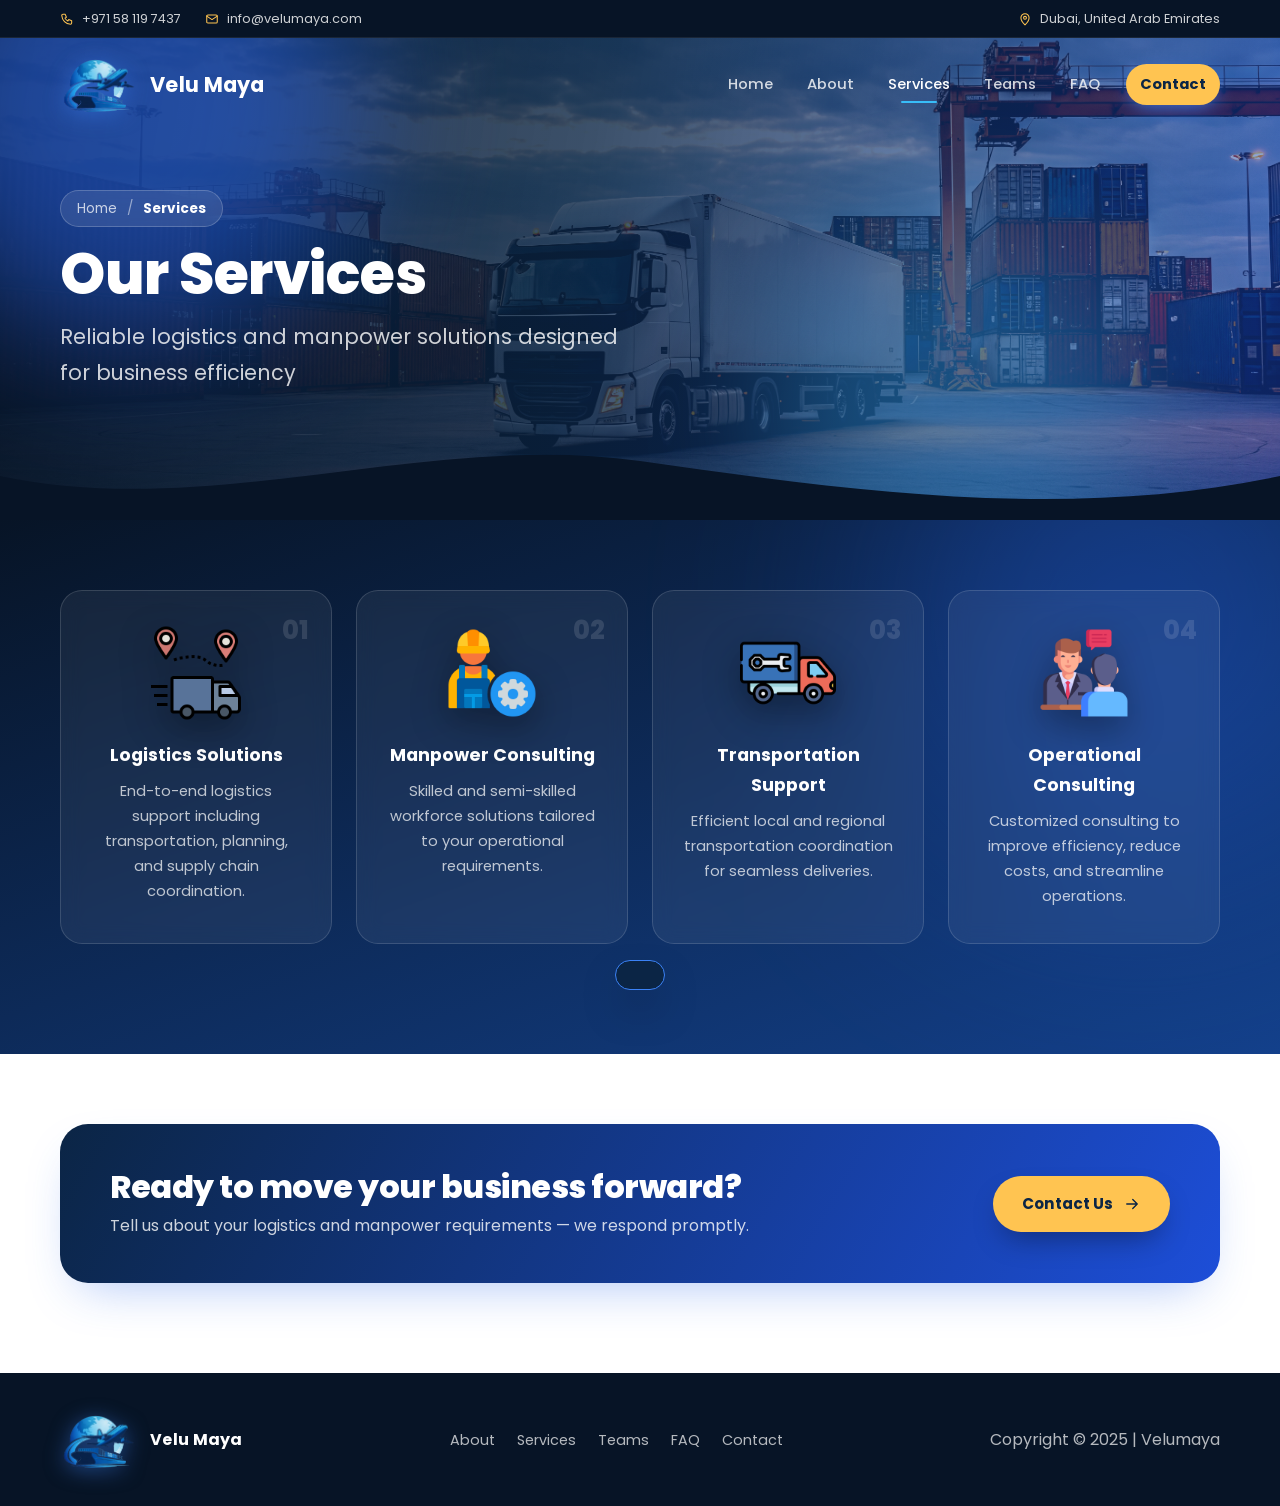
<file: services.html>
<!DOCTYPE html>
<html lang="en">
<head>
	<meta charset="UTF-8">
	<meta name="viewport" content="width=device-width, initial-scale=1">
	<title>Services | Velumaya</title>
	<meta name="description" content="Velumaya Logistics LLC - Reliable Logistics & Manpower Consulting Solutions in Dubai, UAE">
	<meta name="author" content="Velumaya Logistics LLC">
	<meta name="theme-color" content="#0b2545">
	<link rel="icon" href="images/logistics/logo.png">
	<link rel="preconnect" href="https://fonts.googleapis.com">
	<link rel="preconnect" href="https://fonts.gstatic.com" crossorigin>
	<link href="https://fonts.googleapis.com/css2?family=Poppins:wght@400;500;600;700;800&display=swap" rel="stylesheet">
	<link rel="stylesheet" href="css/style.css">
</head>

<body>

	<div class="progress" id="progress"></div>

	<!-- PRELOADER -->
	<div class="preloader" id="preloader">
		<div class="loader">
			<img src="images/logistics/logo.png" alt="">
			<div class="loader-bar"><span></span></div>
		</div>
	</div>


	<div class="topbar" id="topbar">
		<div class="container topbar-inner">
			<div class="tb-group">
				<a href="tel:+971581197437"><svg viewBox="0 0 24 24"><path d="M5 4h4l2 5-2.5 1.5a11 11 0 005 5L15 13l5 2v4a2 2 0 01-2 2A16 16 0 013 6a2 2 0 012-2z"/></svg>+971 58 119 7437</a>
				<a href="mailto:info@velumaya.com"><svg viewBox="0 0 24 24"><rect x="3" y="5" width="18" height="14" rx="2"/><path d="M3 7l9 6 9-6"/></svg>info@velumaya.com</a>
			</div>
			<span><svg viewBox="0 0 24 24"><path d="M12 22s7-6.2 7-12a7 7 0 10-14 0c0 5.8 7 12 7 12z"/><circle cx="12" cy="10" r="2.5"/></svg>Dubai, United Arab Emirates</span>
		</div>
	</div>

	<!-- NAVIGATION -->
	<header class="nav" id="nav">
		<div class="container nav-inner">
			<a href="index.html" class="brand">
				<span class="logo-crop"><img src="images/logistics/logo.png" alt="Velu Maya Logo"></span>
				<span>Velu Maya</span>
			</a>
			<nav class="menu" id="menu">
				<a href="index.html">Home</a>
				<a href="about.html">About</a>
				<a href="services.html" class="active">Services</a>
				<a href="team.html">Teams</a>
				<a href="faq.html">FAQ</a>
				<a href="contact.html" class="menu-cta">Contact</a>
			</nav>
			<button class="burger" id="burger" aria-label="Toggle menu" aria-expanded="false"><span></span><span></span><span></span></button>
		</div>
	</header>

	<section id="intro" class="hero page-hero">
		<div class="hero-bg" style="--img:url('../images/logistics/truck-shipping-port.jpg')"></div>
		<div class="blob b1"></div>
		<div class="blob b2"></div>
		<div class="container page-hero-inner">
			<nav class="crumbs reveal" aria-label="Breadcrumb"><a href="index.html">Home</a><span>/</span><b>Services</b></nav>
			<h1 class="reveal" style="--d:.1s">Our Services</h1>
			<p class="lead reveal" style="--d:.2s">Reliable logistics and manpower solutions designed for business efficiency</p>
		</div>
		<svg class="wave" viewBox="0 0 1440 120" preserveAspectRatio="none"><path d="M0 60C240 120 480 0 720 40s480 80 720 20V120H0z"/></svg>
	</section>

	<!-- SERVICES -->
	<section id="services" class="section dark">
		<div class="container">
			<div class="section-title reveal">
				<span class="eyebrow">What We Do</span>
				<h2>Our Services</h2>
				<p>Reliable logistics and manpower solutions designed for business efficiency</p>
			</div>

			<div class="grid-4">
				<div class="card service reveal tilt" style="--d:.0s">
					<span class="num">01</span>
					<img src="images/logistics/logistic.png" alt="Logistics Services" loading="lazy">
					<h4>Logistics Solutions</h4>
					<p>End-to-end logistics support including transportation, planning, and supply chain coordination.</p>
				</div>
				<div class="card service reveal tilt" style="--d:.1s">
					<span class="num">02</span>
					<img src="images/logistics/engineer.png" alt="Manpower Consulting" loading="lazy">
					<h4>Manpower Consulting</h4>
					<p>Skilled and semi-skilled workforce solutions tailored to your operational requirements.</p>
				</div>
				<div class="card service reveal tilt" style="--d:.2s">
					<span class="num">03</span>
					<img src="images/logistics/call.png" alt="Transportation Support" loading="lazy">
					<h4>Transportation Support</h4>
					<p>Efficient local and regional transportation coordination for seamless deliveries.</p>
				</div>
				<div class="card service reveal tilt" style="--d:.3s">
					<span class="num">04</span>
					<img src="images/logistics/conversation.png" alt="Business Consulting" loading="lazy">
					<h4>Operational Consulting</h4>
					<p>Customized consulting to improve efficiency, reduce costs, and streamline operations.</p>
				</div>
			</div>
		</div>
	</section>
	<section class="cta">
		<div class="container cta-inner reveal">
			<div><h2>Ready to move your business forward?</h2><p>Tell us about your logistics and manpower requirements — we respond promptly.</p></div>
			<a href="contact.html" class="btn btn-primary">Contact Us <svg viewBox="0 0 24 24"><path d="M5 12h14M13 6l6 6-6 6"/></svg></a>
		</div>
	</section>

	<!-- FOOTER -->
	<footer class="footer">
		<div class="container foot-inner">
			<a href="index.html" class="brand"><span class="logo-crop"><img src="images/logistics/logo.png" alt="Velu Maya Logo"></span><span>Velu Maya</span></a>
			<nav class="foot-links"><a href="about.html">About</a><a href="services.html">Services</a><a href="team.html">Teams</a><a href="faq.html">FAQ</a><a href="contact.html">Contact</a></nav>
			<p>Copyright &copy; 2025 | <a rel="nofollow" href="https://velumaya.com">Velumaya</a></p>
		</div>
	</footer>

	<a href="#intro" class="go-top" id="goTop" aria-label="Back to top"><svg viewBox="0 0 24 24"><path d="M6 15l6-6 6 6"/></svg></a>
	<div class="toast" id="toast" role="status"></div>

	<script src="js/main.js"></script>
</body>
</html>
</file>
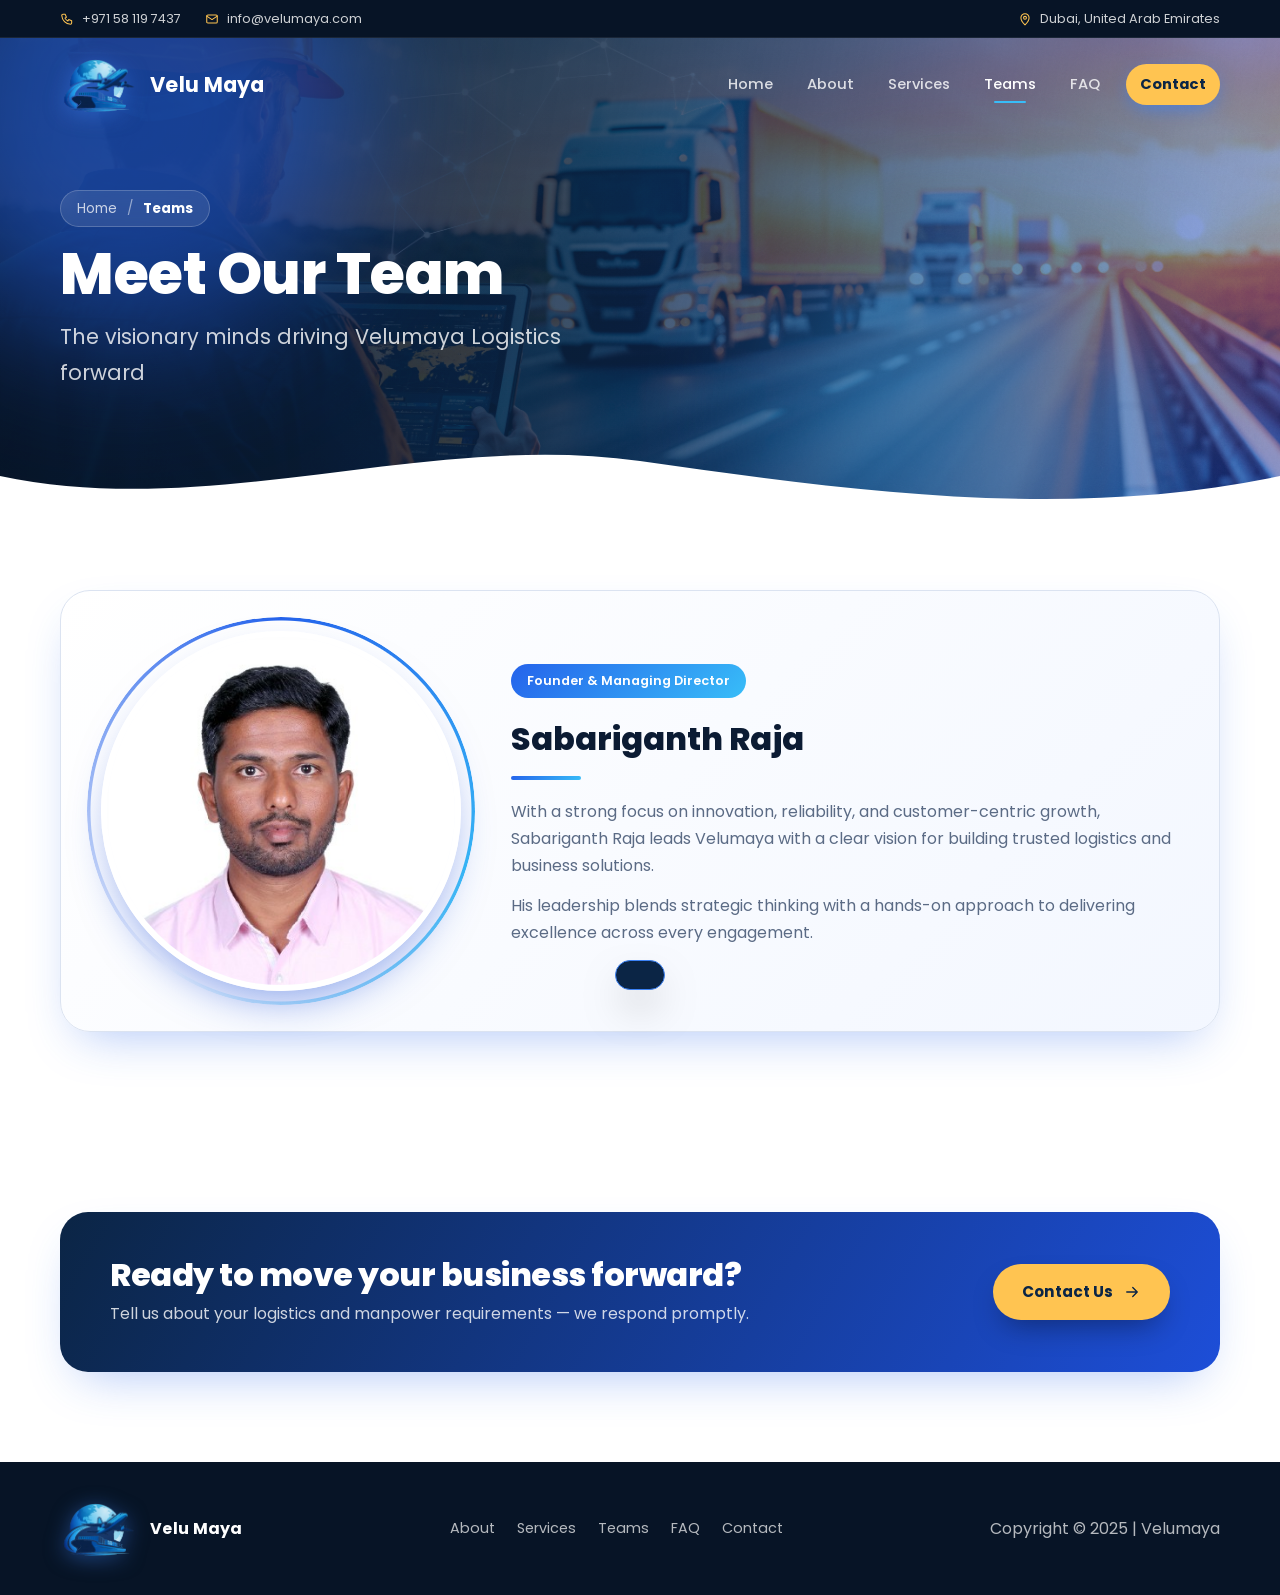
<file: team.html>
<!DOCTYPE html>
<html lang="en">
<head>
	<meta charset="UTF-8">
	<meta name="viewport" content="width=device-width, initial-scale=1">
	<title>Teams | Velumaya</title>
	<meta name="description" content="Velumaya Logistics LLC - Reliable Logistics & Manpower Consulting Solutions in Dubai, UAE">
	<meta name="author" content="Velumaya Logistics LLC">
	<meta name="theme-color" content="#0b2545">
	<link rel="icon" href="images/logistics/logo.png">
	<link rel="preconnect" href="https://fonts.googleapis.com">
	<link rel="preconnect" href="https://fonts.gstatic.com" crossorigin>
	<link href="https://fonts.googleapis.com/css2?family=Poppins:wght@400;500;600;700;800&display=swap" rel="stylesheet">
	<link rel="stylesheet" href="css/style.css">
</head>

<body>

	<div class="progress" id="progress"></div>

	<!-- PRELOADER -->
	<div class="preloader" id="preloader">
		<div class="loader">
			<img src="images/logistics/logo.png" alt="">
			<div class="loader-bar"><span></span></div>
		</div>
	</div>


	<div class="topbar" id="topbar">
		<div class="container topbar-inner">
			<div class="tb-group">
				<a href="tel:+971581197437"><svg viewBox="0 0 24 24"><path d="M5 4h4l2 5-2.5 1.5a11 11 0 005 5L15 13l5 2v4a2 2 0 01-2 2A16 16 0 013 6a2 2 0 012-2z"/></svg>+971 58 119 7437</a>
				<a href="mailto:info@velumaya.com"><svg viewBox="0 0 24 24"><rect x="3" y="5" width="18" height="14" rx="2"/><path d="M3 7l9 6 9-6"/></svg>info@velumaya.com</a>
			</div>
			<span><svg viewBox="0 0 24 24"><path d="M12 22s7-6.2 7-12a7 7 0 10-14 0c0 5.8 7 12 7 12z"/><circle cx="12" cy="10" r="2.5"/></svg>Dubai, United Arab Emirates</span>
		</div>
	</div>

	<!-- NAVIGATION -->
	<header class="nav" id="nav">
		<div class="container nav-inner">
			<a href="index.html" class="brand">
				<span class="logo-crop"><img src="images/logistics/logo.png" alt="Velu Maya Logo"></span>
				<span>Velu Maya</span>
			</a>
			<nav class="menu" id="menu">
				<a href="index.html">Home</a>
				<a href="about.html">About</a>
				<a href="services.html">Services</a>
				<a href="team.html" class="active">Teams</a>
				<a href="faq.html">FAQ</a>
				<a href="contact.html" class="menu-cta">Contact</a>
			</nav>
			<button class="burger" id="burger" aria-label="Toggle menu" aria-expanded="false"><span></span><span></span><span></span></button>
		</div>
	</header>

	<section id="intro" class="hero page-hero">
		<div class="hero-bg" style="--img:url('../images/logistics/logistics-professional-overseeing-trucking-fleet.jpg')"></div>
		<div class="blob b1"></div>
		<div class="blob b2"></div>
		<div class="container page-hero-inner">
			<nav class="crumbs reveal" aria-label="Breadcrumb"><a href="index.html">Home</a><span>/</span><b>Teams</b></nav>
			<h1 class="reveal" style="--d:.1s">Meet Our Team</h1>
			<p class="lead reveal" style="--d:.2s">The visionary minds driving Velumaya Logistics forward</p>
		</div>
		<svg class="wave" viewBox="0 0 1440 120" preserveAspectRatio="none"><path d="M0 60C240 120 480 0 720 40s480 80 720 20V120H0z"/></svg>
	</section>

	<!-- TEAM -->
	<section id="team" class="section">
		<div class="container">
			<div class="section-title reveal">
				<span class="eyebrow">Leadership</span>
				<h2>Meet Our Team</h2>
				<p>The visionary minds driving Velumaya Logistics forward with passion and expertise</p>
			</div>

			<div class="team-card reveal">
				<div class="team-photo">
					<div class="ring"></div>
					<img src="images/logistics/sabari-img.jpg" alt="Sabariganth Raja" loading="lazy">
				</div>
				<div class="team-info">
					<span class="badge">Founder &amp; Managing Director</span>
					<h3>Sabariganth Raja</h3>
					<div class="line"></div>
					<p>With a strong focus on innovation, reliability, and customer-centric growth, Sabariganth Raja leads Velumaya with a clear vision for building trusted logistics and business solutions.</p>
					<p>His leadership blends strategic thinking with a hands-on approach to delivering excellence across every engagement.</p>
				</div>
			</div>
		</div>
	</section>
	<section class="cta">
		<div class="container cta-inner reveal">
			<div><h2>Ready to move your business forward?</h2><p>Tell us about your logistics and manpower requirements — we respond promptly.</p></div>
			<a href="contact.html" class="btn btn-primary">Contact Us <svg viewBox="0 0 24 24"><path d="M5 12h14M13 6l6 6-6 6"/></svg></a>
		</div>
	</section>

	<!-- FOOTER -->
	<footer class="footer">
		<div class="container foot-inner">
			<a href="index.html" class="brand"><span class="logo-crop"><img src="images/logistics/logo.png" alt="Velu Maya Logo"></span><span>Velu Maya</span></a>
			<nav class="foot-links"><a href="about.html">About</a><a href="services.html">Services</a><a href="team.html">Teams</a><a href="faq.html">FAQ</a><a href="contact.html">Contact</a></nav>
			<p>Copyright &copy; 2025 | <a rel="nofollow" href="https://velumaya.com">Velumaya</a></p>
		</div>
	</footer>

	<a href="#intro" class="go-top" id="goTop" aria-label="Back to top"><svg viewBox="0 0 24 24"><path d="M6 15l6-6 6 6"/></svg></a>
	<div class="toast" id="toast" role="status"></div>

	<script src="js/main.js"></script>
</body>
</html>
</file>
<file: css/style.css>
/* ==========================================================
   Velumaya Logistics — Blue animated theme
   ========================================================== */
:root {
  --navy-950: #071426;
  --navy-900: #0b2545;
  --navy-800: #13408a;
  --blue-700: #1d4ed8;
  --blue-600: #2563eb;
  --blue-500: #3b82f6;
  --blue-400: #60a5fa;
  --cyan: #38bdf8;
  --accent: #ffc451;
  --sky-100: #e0ecff;
  --sky-50: #f3f7ff;
  --ink: #0b1b33;
  --muted: #5b6b85;
  --line: #dbe3f1;
  --grad: linear-gradient(135deg, var(--blue-600), var(--cyan));
  --shadow: 0 20px 50px -20px rgba(37, 99, 235, .4);
  --radius: 22px;
  --ease: cubic-bezier(.22, 1, .36, 1);
}

*, *::before, *::after { box-sizing: border-box; margin: 0; padding: 0; }
html { scroll-behavior: smooth; scroll-padding-top: 70px; }
body {
  font-family: 'Poppins', system-ui, sans-serif;
  color: var(--ink);
  background: #fff;
  line-height: 1.7;
  overflow-x: hidden;
}
img { max-width: 100%; display: block; }
a { color: inherit; text-decoration: none; }
ul { list-style: none; }
button, input, textarea { font: inherit; color: inherit; }
svg { fill: none; stroke: currentColor; stroke-width: 1.8; stroke-linecap: round; stroke-linejoin: round; }

.container { width: min(1160px, 100% - 40px); margin-inline: auto; }
.grad { background: linear-gradient(90deg, var(--blue-400), var(--cyan), var(--blue-400)); background-size: 200% auto; -webkit-background-clip: text; background-clip: text; color: transparent; animation: shine 5s linear infinite; }
@keyframes shine { to { background-position: 200% center; } }

/* ---------- scroll progress ---------- */
.progress { position: fixed; top: 0; left: 0; height: 3px; width: 0; z-index: 200; background: var(--grad); box-shadow: 0 0 12px var(--cyan); }

/* ---------- preloader ---------- */
.preloader { position: fixed; inset: 0; z-index: 300; display: grid; place-items: center; background: var(--navy-950); transition: opacity .6s, visibility .6s; }
.preloader.done { opacity: 0; visibility: hidden; }
.loader { text-align: center; }
.loader img { width: 92px; margin: 0 auto 18px; animation: float 2s ease-in-out infinite; filter: drop-shadow(0 0 24px rgba(59, 130, 246, .6)); }
.loader-bar { width: 180px; height: 4px; border-radius: 4px; background: rgba(255, 255, 255, .12); overflow: hidden; }
.loader-bar span { display: block; height: 100%; width: 40%; border-radius: 4px; background: var(--grad); animation: load 1.1s ease-in-out infinite; }
@keyframes load { 0% { transform: translateX(-100%); } 100% { transform: translateX(350%); } }
@keyframes float { 50% { transform: translateY(-10px); } }

/* ---------- top contact bar ---------- */
.topbar { position: fixed; inset: 0 0 auto 0; z-index: 110; height: 38px; display: flex; align-items: center; background: var(--navy-950); color: rgba(255, 255, 255, .8); font-size: .8rem; border-bottom: 1px solid rgba(255, 255, 255, .08); transition: transform .4s var(--ease); }
.topbar.hide { transform: translateY(-100%); }
.topbar-inner { display: flex; justify-content: space-between; align-items: center; gap: 20px; }
.topbar .tb-group { display: flex; gap: 24px; }
.topbar a, .topbar span { display: inline-flex; align-items: center; gap: 8px; transition: color .3s; }
.topbar a:hover { color: var(--accent); }
.topbar svg { width: 14px; height: 14px; color: var(--accent); }

/* ---------- navigation ---------- */
.nav { position: fixed; inset: 38px 0 auto 0; z-index: 100; padding: 14px 0; transition: background .4s, box-shadow .4s, padding .4s; }
.nav.scrolled { top: 0; background: rgba(11, 37, 69, .82); backdrop-filter: blur(14px); box-shadow: 0 8px 30px rgba(0, 0, 0, .25); padding: 8px 0; }
.nav-inner { display: flex; align-items: center; justify-content: space-between; }
.brand { display: flex; align-items: center; gap: 12px; color: #fff; font-weight: 700; font-size: 1.3rem; letter-spacing: .3px; }
.brand .logo-crop { width: 78px; filter: drop-shadow(0 4px 10px rgba(59, 130, 246, .5)); }
.nav.scrolled .brand .logo-crop { width: 66px; }
.brand .logo-crop { transition: width .4s; }
.menu { display: flex; align-items: center; gap: 6px; }
.menu a { position: relative; color: rgba(255, 255, 255, .8); font-size: .92rem; font-weight: 500; padding: 8px 14px; border-radius: 99px; transition: color .3s; }
.menu a::after { content: ""; position: absolute; left: 50%; bottom: 2px; width: 0; height: 2px; background: var(--cyan); border-radius: 2px; transition: width .35s var(--ease), left .35s var(--ease); }
.menu a:hover, .menu a.active { color: #fff; }
.menu a:hover::after, .menu a.active::after { width: 40%; left: 30%; }
.menu .menu-cta { background: var(--accent); color: #0b2545; font-weight: 700; margin-left: 6px; box-shadow: 0 6px 20px -6px var(--blue-500); }
.menu .menu-cta::after { display: none; }
.menu .menu-cta:hover { transform: translateY(-2px); }
.burger { display: none; width: 44px; height: 44px; background: transparent; border: 0; cursor: pointer; flex-direction: column; justify-content: center; align-items: center; gap: 6px; }
.burger span { width: 24px; height: 2px; background: #fff; border-radius: 2px; transition: transform .35s var(--ease), opacity .25s; }
.burger[aria-expanded="true"] span:nth-child(1) { transform: translateY(8px) rotate(45deg); }
.burger[aria-expanded="true"] span:nth-child(2) { opacity: 0; }
.burger[aria-expanded="true"] span:nth-child(3) { transform: translateY(-8px) rotate(-45deg); }

/* ---------- hero ---------- */
.hero { position: relative; min-height: 100vh; display: flex; align-items: center; overflow: hidden; color: #fff; padding: 150px 0 140px;
  background: var(--navy-950); }
.hero-bg { position: absolute; inset: 0; background: linear-gradient(100deg, rgba(7, 20, 38, .94) 0%, rgba(11, 37, 69, .8) 45%, rgba(29, 78, 216, .45) 100%), var(--img, url('../images/logistics/truck-shipping-port.jpg')) center / cover no-repeat; animation: kenburns 24s ease-in-out infinite alternate; }
@keyframes kenburns { from { transform: scale(1); } to { transform: scale(1.12) translateX(-2%); } }
#particles { position: absolute; inset: 0; width: 100%; height: 100%; }
.blob { position: absolute; border-radius: 50%; filter: blur(70px); opacity: .55; pointer-events: none; }
.blob.b1 { width: 460px; height: 460px; background: var(--blue-600); top: -120px; left: -100px; animation: drift 16s ease-in-out infinite; }
.blob.b2 { width: 380px; height: 380px; background: var(--cyan); bottom: -80px; right: 10%; opacity: .3; animation: drift 20s ease-in-out infinite reverse; }
.blob.b3 { width: 300px; height: 300px; background: #2563eb; top: 30%; right: -80px; opacity: .3; animation: drift 24s ease-in-out infinite; }
@keyframes drift { 0%, 100% { transform: translate(0, 0) scale(1); } 33% { transform: translate(60px, 40px) scale(1.15); } 66% { transform: translate(-40px, 70px) scale(.9); } }

.hero-inner { position: relative; display: grid; grid-template-columns: 1.15fr .85fr; gap: 40px; align-items: center; }
.pill { display: inline-flex; align-items: center; gap: 10px; padding: 7px 16px; border-radius: 99px; font-size: .82rem; font-weight: 500; background: rgba(255, 255, 255, .08); border: 1px solid rgba(255, 255, 255, .16); backdrop-filter: blur(8px); }
.pill i, .float-badge i { width: 8px; height: 8px; border-radius: 50%; background: #ffc451; box-shadow: 0 0 0 0 rgba(255, 196, 81, .7); animation: ping 1.8s infinite; }
@keyframes ping { 70% { box-shadow: 0 0 0 10px rgba(255, 196, 81, 0); } 100% { box-shadow: 0 0 0 0 rgba(255, 196, 81, 0); } }
.hero h1 { font-size: clamp(2.4rem, 6vw, 4.5rem); line-height: 1.08; font-weight: 800; margin: 20px 0 18px; letter-spacing: -1px; }
.lead { font-size: clamp(1.05rem, 2vw, 1.3rem); color: rgba(255, 255, 255, .8); max-width: 560px; }
.typed { color: var(--cyan); font-weight: 600; }
.caret { display: inline-block; width: 2px; height: 1.1em; background: var(--cyan); margin-left: 3px; vertical-align: -.15em; animation: blink 1s steps(2) infinite; }
@keyframes blink { 50% { opacity: 0; } }
.hero-actions { display: flex; flex-wrap: wrap; gap: 14px; margin-top: 32px; }

.btn { display: inline-flex; align-items: center; justify-content: center; gap: 10px; padding: 14px 28px; border-radius: 99px; font-weight: 600; font-size: .95rem; border: 1px solid transparent; cursor: pointer; transition: transform .3s var(--ease), box-shadow .3s, background .3s; position: relative; overflow: hidden; }
.btn svg { width: 18px; height: 18px; transition: transform .3s var(--ease); }
.btn:hover svg { transform: translateX(4px); }
.btn-primary { background: var(--grad); color: #0b2545; font-weight: 700; box-shadow: 0 14px 30px -10px var(--blue-500); }
.btn-primary::before { content: ""; position: absolute; top: 0; left: -80%; width: 50%; height: 100%; background: linear-gradient(100deg, transparent, rgba(255, 255, 255, .45), transparent); transform: skewX(-20deg); animation: sweep 3.2s ease-in-out infinite; }
@keyframes sweep { 0%, 60% { left: -80%; } 100% { left: 160%; } }
.btn-primary:hover { box-shadow: 0 18px 38px -8px var(--blue-500); }
.btn-ghost { background: rgba(255, 255, 255, .08); border-color: rgba(255, 255, 255, .28); color: #fff; backdrop-filter: blur(8px); }
.btn-ghost:hover { background: rgba(255, 255, 255, .18); }
.btn-block { width: 100%; }

@keyframes spin { to { transform: rotate(360deg); } }

/* hero visual */
.hero-visual { position: relative; width: 100%; max-width: 520px; margin-inline: auto; }
.logo-crop { display: block; position: relative; overflow: hidden; aspect-ratio: 1.2; flex: none; }
.logo-crop img { position: absolute; width: 147%; max-width: none; left: -25.5%; top: -58%; }
.scene { position: relative; border-radius: 28px; overflow: hidden; background: linear-gradient(180deg, rgba(255, 255, 255, .16), rgba(255, 255, 255, .06)); border: 1px solid rgba(255, 255, 255, .28); backdrop-filter: blur(14px); box-shadow: 0 40px 80px -20px rgba(0, 0, 0, .6), 0 0 80px -10px rgba(59, 130, 246, .5); }
.scene-sky { position: absolute; inset: 0 0 auto 0; height: 110px; overflow: hidden; }
.plane { position: absolute; top: 34px; left: 0; width: 34px; color: #fff; animation: fly 9s linear infinite; filter: drop-shadow(0 6px 10px rgba(0, 0, 0, .35)); }
.trail { position: absolute; top: 50px; left: 0; width: 100%; height: 2px; background: repeating-linear-gradient(90deg, rgba(255, 255, 255, .6) 0 8px, transparent 8px 18px); opacity: .5; -webkit-mask: linear-gradient(90deg, transparent, #000 30%, #000 70%, transparent); mask: linear-gradient(90deg, transparent, #000 30%, #000 70%, transparent); }
@keyframes fly { 0% { transform: translate(-60px, 20px) rotate(-8deg); } 100% { transform: translate(560px, -14px) rotate(-8deg); } }
.logo-big { position: relative; padding: 26px 30px 0; }
.logo-big .logo-crop { width: 100%; filter: drop-shadow(0 18px 30px rgba(7, 20, 38, .55)); animation: float 5s ease-in-out infinite; }
.road { position: relative; height: 96px; margin-top: -4px; background: linear-gradient(180deg, #0b2545, #071426); border-top: 3px solid var(--blue-500); overflow: hidden; }
.dashes { position: absolute; left: 0; bottom: 14px; width: 200%; height: 4px; background: repeating-linear-gradient(90deg, rgba(255, 255, 255, .7) 0 28px, transparent 28px 60px); animation: road 1s linear infinite; }
@keyframes road { to { transform: translateX(-60px); } }
.truck { position: absolute; left: 0; bottom: 20px; width: 190px; animation: drive 7s ease-in-out infinite alternate; }
@keyframes drive { 0% { transform: translateX(10px) translateY(0); } 25% { transform: translateX(120px) translateY(-2px); } 50% { transform: translateX(210px) translateY(0); } 75% { transform: translateX(290px) translateY(-2px); } 100% { transform: translateX(330px) translateY(0); } }
.wheel { transform-box: fill-box; transform-origin: center; animation: spin .5s linear infinite; }
.chip { position: absolute; display: inline-flex; align-items: center; gap: 8px; padding: 9px 16px; border-radius: 99px; font-size: .8rem; font-weight: 600; background: rgba(255, 255, 255, .12); border: 1px solid rgba(255, 255, 255, .25); backdrop-filter: blur(10px); box-shadow: 0 10px 30px rgba(0, 0, 0, .25); }
.chip svg { width: 16px; height: 16px; color: var(--cyan); }
.chip.c1 { top: 4%; left: -6%; animation: bob 5s ease-in-out infinite; }
.chip.c2 { bottom: 26%; left: -8%; animation: bob 6s ease-in-out -2s infinite; }
.chip.c3 { top: 40%; right: -6%; animation: bob 5.5s ease-in-out -1s infinite; }
@keyframes bob { 50% { transform: translateY(-14px); } }

.scroll-cue { position: absolute; bottom: 90px; left: 50%; width: 26px; height: 42px; margin-left: -13px; border: 2px solid rgba(255, 255, 255, .5); border-radius: 20px; }
.scroll-cue span { position: absolute; top: 7px; left: 50%; width: 4px; height: 8px; margin-left: -2px; border-radius: 4px; background: #fff; animation: wheel 1.6s infinite; }
@keyframes wheel { 0% { opacity: 1; transform: translateY(0); } 100% { opacity: 0; transform: translateY(14px); } }
.wave { position: absolute; bottom: -1px; left: 0; width: 100%; height: 90px; fill: #fff; stroke: none; }

/* ---------- marquee ---------- */
.marquee { overflow: hidden; background: #fff; padding: 22px 0 10px; }
.marquee-track { display: flex; width: max-content; animation: marquee 40s linear infinite; }
.marquee:hover .marquee-track { animation-play-state: paused; }
.marquee span { display: inline-flex; align-items: center; margin-right: 38px; font-weight: 600; font-size: 1.05rem; color: var(--blue-700); white-space: nowrap; }
.marquee span::after { content: "✦"; margin-left: 38px; color: var(--cyan); }
@keyframes marquee { to { transform: translateX(-50%); } }

/* ---------- sections ---------- */
.section { position: relative; padding: 110px 0; overflow: hidden; }
.section.alt { background: linear-gradient(180deg, var(--sky-50), #fff); }
.section.dark { background: linear-gradient(160deg, var(--navy-950), var(--navy-800)); color: #fff; }
.section.dark::before { content: ""; position: absolute; width: 520px; height: 520px; border-radius: 50%; background: var(--blue-600); filter: blur(120px); opacity: .35; top: -160px; right: -120px; animation: drift 18s ease-in-out infinite; }
.split { display: grid; grid-template-columns: 1fr 1fr; gap: 60px; align-items: center; position: relative; }
.narrow { max-width: 860px; }
.eyebrow { display: inline-block; font-size: .78rem; font-weight: 700; letter-spacing: 2.5px; text-transform: uppercase; color: var(--blue-600); padding: 5px 14px; border-radius: 99px; background: var(--sky-100); margin-bottom: 14px; }
.dark .eyebrow, .eyebrow.light { background: rgba(255, 255, 255, .1); color: var(--cyan); }
h2 { font-size: clamp(1.9rem, 4vw, 2.9rem); line-height: 1.2; font-weight: 800; margin-bottom: 18px; letter-spacing: -.5px; }
.split p { color: var(--muted); margin-bottom: 14px; }
.section-title { text-align: center; max-width: 680px; margin: 0 auto 60px; }
.section-title p { color: var(--muted); }
.dark .section-title p { color: rgba(255, 255, 255, .7); }

/* about */
.about-img { position: relative; border-radius: var(--radius); box-shadow: var(--shadow); }
.about-img::before { content: ""; position: absolute; inset: -14px 14px 14px -14px; border: 2px solid var(--blue-400); border-radius: var(--radius); z-index: -1; animation: outline 4s ease-in-out infinite; }
@keyframes outline { 50% { transform: translate(8px, 8px); } }
.about-img img { border-radius: var(--radius); width: 100%; aspect-ratio: 4/3; object-fit: cover; }
.float-badge { position: absolute; bottom: 20px; left: -18px; display: inline-flex; align-items: center; gap: 10px; padding: 10px 18px; border-radius: 99px; background: #fff; font-size: .85rem; font-weight: 600; color: var(--navy-900); box-shadow: 0 16px 36px -10px rgba(11, 37, 69, .4); animation: bob 5s ease-in-out infinite; }

/* cards */
.grid-3 { display: grid; grid-template-columns: repeat(3, 1fr); gap: 28px; }
.grid-4 { display: grid; grid-template-columns: repeat(4, 1fr); gap: 24px; }
.card { background: #fff; border: 1px solid var(--line); border-radius: var(--radius); padding: 34px 28px; transition: transform .45s var(--ease), box-shadow .45s, border-color .45s; }
.feature { position: relative; overflow: hidden; }
.feature::before { content: ""; position: absolute; left: 0; top: 0; height: 4px; width: 100%; background: var(--grad); transform: scaleX(0); transform-origin: left; transition: transform .5s var(--ease); }
.feature:hover { transform: translateY(-10px); box-shadow: var(--shadow); border-color: var(--blue-400); }
.feature:hover::before { transform: scaleX(1); }
.icon { width: 64px; height: 64px; border-radius: 18px; display: grid; place-items: center; background: var(--grad); color: #fff; margin-bottom: 22px; box-shadow: 0 14px 28px -10px var(--blue-500); transition: transform .5s var(--ease); }
.icon svg { width: 30px; height: 30px; }
.feature:hover .icon { transform: rotate(-8deg) scale(1.1); }
.feature h3 { font-size: 1.2rem; margin-bottom: 10px; }
.feature p { color: var(--muted); font-size: .95rem; }

.service { position: relative; text-align: center; background: rgba(255, 255, 255, .06); border-color: rgba(255, 255, 255, .14); backdrop-filter: blur(10px); transform-style: preserve-3d; }
.service:hover { border-color: var(--cyan); box-shadow: 0 24px 50px -16px rgba(56, 189, 248, .45); background: rgba(255, 255, 255, .1); }
.service .num { position: absolute; top: 18px; right: 22px; font-weight: 800; font-size: 1.6rem; color: rgba(255, 255, 255, .12); }
.service img { width: 96px; height: 96px; margin: 0 auto 20px; object-fit: contain; transition: transform .5s var(--ease); filter: drop-shadow(0 12px 18px rgba(0, 0, 0, .35)); }
.service:hover img { transform: translateY(-8px) scale(1.12); }
.service h4 { font-size: 1.1rem; margin-bottom: 8px; }
.service p { color: rgba(255, 255, 255, .72); font-size: .92rem; }

/* team */
.team-card { display: grid; grid-template-columns: 360px 1fr; gap: 50px; align-items: center; padding: 40px; border-radius: 30px; background: linear-gradient(135deg, #fff, var(--sky-50)); border: 1px solid var(--line); box-shadow: var(--shadow); }
.team-photo { position: relative; aspect-ratio: 1; }
.team-photo img { position: relative; width: 100%; height: 100%; object-fit: cover; border-radius: 50%; border: 6px solid #fff; box-shadow: 0 20px 40px -12px rgba(29, 78, 216, .5); }
.ring { position: absolute; inset: -14px; border-radius: 50%; background: conic-gradient(from 0deg, var(--blue-600), var(--cyan), transparent 60%, var(--blue-600)); animation: spin 6s linear infinite; -webkit-mask: radial-gradient(farthest-side, transparent calc(100% - 4px), #000 calc(100% - 3px)); mask: radial-gradient(farthest-side, transparent calc(100% - 4px), #000 calc(100% - 3px)); }
.badge { display: inline-block; padding: 6px 16px; border-radius: 99px; font-size: .8rem; font-weight: 600; color: #fff; background: var(--grad); }
.team-info h3 { font-size: 2rem; margin: 14px 0 10px; font-weight: 800; }
.line { width: 70px; height: 4px; border-radius: 4px; background: var(--grad); margin-bottom: 18px; animation: grow 3s ease-in-out infinite; }
@keyframes grow { 50% { width: 120px; } }
.team-info p { color: var(--muted); margin-bottom: 12px; }

/* faq */
.accordion { display: grid; gap: 14px; }
.acc { border: 1px solid var(--line); border-radius: 18px; background: #fff; overflow: hidden; transition: box-shadow .4s, border-color .4s; }
.acc.open { border-color: var(--blue-400); box-shadow: var(--shadow); }
.acc-q { width: 100%; display: flex; align-items: center; justify-content: space-between; gap: 16px; text-align: left; padding: 20px 24px; background: transparent; border: 0; cursor: pointer; font-weight: 600; font-size: 1rem; }
.acc-q i { position: relative; flex: none; width: 32px; height: 32px; border-radius: 50%; background: var(--sky-100); transition: background .3s, transform .4s var(--ease); }
.acc-q i::before, .acc-q i::after { content: ""; position: absolute; top: 50%; left: 50%; width: 12px; height: 2px; background: var(--blue-600); transform: translate(-50%, -50%); transition: transform .4s var(--ease), background .3s; }
.acc-q i::after { transform: translate(-50%, -50%) rotate(90deg); }
.acc.open .acc-q i { background: var(--blue-600); transform: rotate(180deg); }
.acc.open .acc-q i::before, .acc.open .acc-q i::after { background: #fff; }
.acc.open .acc-q i::after { transform: translate(-50%, -50%) rotate(0); }
.acc-a { display: grid; grid-template-rows: 0fr; transition: grid-template-rows .45s var(--ease); }
.acc.open .acc-a { grid-template-rows: 1fr; }
.acc-a > div { overflow: hidden; }
.acc-a p { padding: 0 24px 22px; color: var(--muted); }

/* contact */
.contact { color: #fff; background: linear-gradient(160deg, var(--navy-900), #13408a); }
.contact .blob.b1 { top: -140px; left: auto; right: -100px; }
.contact .blob.b2 { bottom: -160px; right: auto; left: -80px; opacity: .35; }
.contact h2 { margin-bottom: 8px; }
.contact h3 { font-size: 1.15rem; font-weight: 500; color: var(--cyan); margin-bottom: 14px; }
.contact .split p { color: rgba(255, 255, 255, .75); }
.contact-list { display: grid; gap: 16px; margin-top: 28px; }
.contact-list li { display: flex; align-items: center; gap: 16px; }
.contact-list li > span { width: 50px; height: 50px; flex: none; display: grid; place-items: center; border-radius: 16px; background: rgba(255, 255, 255, .1); border: 1px solid rgba(255, 255, 255, .18); color: var(--cyan); transition: transform .4s var(--ease), background .3s; }
.contact-list li:hover > span { transform: scale(1.12) rotate(-6deg); background: var(--blue-600); color: #fff; }
.contact-list svg { width: 22px; height: 22px; }
.contact-list small { display: block; font-size: .72rem; letter-spacing: 1.5px; text-transform: uppercase; color: rgba(255, 255, 255, .55); line-height: 1.3; }
.contact-list a:hover { color: var(--cyan); }

.form { display: grid; gap: 16px; padding: 34px; border-radius: 28px; background: rgba(255, 255, 255, .08); border: 1px solid rgba(255, 255, 255, .18); backdrop-filter: blur(16px); box-shadow: 0 30px 60px -20px rgba(0, 0, 0, .5); }
.field { position: relative; }
.field input, .field textarea { width: 100%; padding: 22px 18px 8px; border-radius: 14px; border: 1px solid rgba(255, 255, 255, .22); background: rgba(255, 255, 255, .06); outline: 0; resize: vertical; transition: border-color .3s, background .3s, box-shadow .3s; }
.field label { position: absolute; left: 18px; top: 16px; font-size: .92rem; color: rgba(255, 255, 255, .6); pointer-events: none; transition: all .25s var(--ease); }
.field input:focus, .field textarea:focus { border-color: var(--cyan); background: rgba(255, 255, 255, .12); box-shadow: 0 0 0 4px rgba(56, 189, 248, .18); }
.field input:focus + label, .field textarea:focus + label,
.field input:not(:placeholder-shown) + label, .field textarea:not(:placeholder-shown) + label { top: 6px; font-size: .7rem; color: var(--cyan); }

/* footer */
.footer { background: var(--navy-950); color: rgba(255, 255, 255, .7); padding: 34px 0; }
.foot-inner { display: flex; align-items: center; justify-content: space-between; flex-wrap: wrap; gap: 14px; }
.footer a:hover { color: var(--cyan); }
.footer .brand { font-size: 1rem; }

/* ---------- inner pages ---------- */
.page-hero { min-height: 0; display: block; padding: 190px 0 130px; }
.page-hero-inner { position: relative; }
.page-hero h1 { font-size: clamp(2.2rem, 5vw, 3.6rem); font-weight: 800; letter-spacing: -.5px; margin: 14px 0 12px; line-height: 1.15; }
.crumbs { display: inline-flex; gap: 10px; align-items: center; font-size: .85rem; padding: 6px 16px; border-radius: 99px; background: rgba(255, 255, 255, .1); border: 1px solid rgba(255, 255, 255, .2); backdrop-filter: blur(8px); }
.crumbs a { color: rgba(255, 255, 255, .75); transition: color .3s; }
.crumbs a:hover { color: var(--cyan); }
.crumbs span { opacity: .5; }
.page-hero + .section > .container > .section-title, .page-hero + .contact h2 { display: none; }
.page-hero + .section { padding-top: 70px; }

.link-card { position: relative; display: block; overflow: hidden; }
.link-card .num { position: absolute; top: 14px; right: 20px; font-size: 2.2rem; font-weight: 800; color: var(--sky-100); transition: color .4s; }
.link-card h4 { font-size: 1.15rem; margin-bottom: 8px; }
.link-card p { color: var(--muted); font-size: .93rem; margin-bottom: 18px; }
.link-card i { font-style: normal; font-weight: 600; font-size: .9rem; color: var(--blue-600); display: inline-block; transition: transform .35s var(--ease); }
.link-card:hover { transform: translateY(-10px); box-shadow: var(--shadow); border-color: var(--blue-400); }
.link-card:hover i { transform: translateX(8px); }
.link-card:hover .num { color: var(--blue-400); }

.cta { padding: 70px 0 90px; }
.page-hero:has(+ .dark) .wave { fill: var(--navy-950); }
.page-hero:has(+ .contact) .wave { fill: var(--navy-900); }
.cta-inner { display: flex; align-items: center; justify-content: space-between; gap: 30px; flex-wrap: wrap; padding: 44px 50px; border-radius: 28px; color: #fff; background: linear-gradient(120deg, var(--navy-900), var(--blue-700), var(--blue-500)); background-size: 200% 200%; animation: ctabg 8s ease-in-out infinite alternate; box-shadow: var(--shadow); }
@keyframes ctabg { to { background-position: 100% 50%; } }
.cta-inner h2 { font-size: clamp(1.4rem, 3vw, 2rem); margin-bottom: 6px; }
.cta-inner p { color: rgba(255, 255, 255, .8); }
.cta-inner .btn-primary { background: var(--accent); color: #0b2545; box-shadow: 0 14px 30px -10px rgba(0, 0, 0, .4); }
.foot-links { display: flex; gap: 22px; flex-wrap: wrap; }
.foot-links a { font-size: .9rem; }

/* misc */
.go-top { position: fixed; right: 22px; bottom: 22px; z-index: 90; width: 48px; height: 48px; border-radius: 50%; display: grid; place-items: center; background: var(--grad); color: #fff; box-shadow: 0 14px 30px -8px var(--blue-500); opacity: 0; transform: translateY(20px) scale(.8); pointer-events: none; transition: all .4s var(--ease); }
.go-top.show { opacity: 1; transform: none; pointer-events: auto; }
.go-top:hover { transform: translateY(-4px); }
.go-top svg { width: 22px; height: 22px; }
.toast { position: fixed; left: 50%; bottom: 30px; z-index: 250; max-width: calc(100% - 40px); padding: 14px 24px; border-radius: 99px; background: var(--navy-900); color: #fff; font-size: .92rem; box-shadow: 0 20px 40px -10px rgba(0, 0, 0, .5); border: 1px solid var(--blue-500); transform: translate(-50%, 120px); transition: transform .5s var(--ease); }
.toast.show { transform: translate(-50%, 0); }

/* ---------- reveal on scroll ---------- */
.reveal { opacity: 0; transform: translateY(40px); transition: opacity .9s var(--ease) var(--d, 0s), transform .9s var(--ease) var(--d, 0s); }
.reveal.from-left { transform: translateX(-50px); }
.reveal.from-right { transform: translateX(50px); }
.reveal.in { opacity: 1; transform: none; }
.reveal.tilt.in { transition: opacity .9s var(--ease) var(--d, 0s), transform .25s ease-out, box-shadow .45s, border-color .45s, background .45s; }
.no-js .reveal { opacity: 1; transform: none; }

/* ---------- responsive ---------- */
@media (max-width: 992px) {
  .grid-4 { grid-template-columns: repeat(2, 1fr); }
  .grid-3 { grid-template-columns: 1fr; max-width: 560px; margin-inline: auto; }
  .team-card { grid-template-columns: 1fr; text-align: center; padding: 30px; }
  .team-photo { width: min(280px, 100%); margin-inline: auto; }
  .line { margin-inline: auto; }
}
@media (max-width: 860px) {
  .topbar { display: none; }
  .nav { top: 0; }
  .hero { padding-top: 120px; }
  .page-hero { padding-top: 150px; }
  .hero-inner, .split { grid-template-columns: 1fr; gap: 50px; }
  .hero { text-align: center; padding-top: 110px; }
  .hero-copy .lead { margin-inline: auto; }
  .hero-actions { justify-content: center; }
  .hero-visual { max-width: 420px; }
  .truck { width: 150px; }
  .scroll-cue { display: none; }
  .section { padding: 80px 0; }
  .burger { display: flex; }
  .menu { position: fixed; inset: 0 0 auto 0; top: 0; flex-direction: column; justify-content: center; gap: 10px; height: 100vh; background: rgba(7, 20, 38, .97); backdrop-filter: blur(16px); transform: translateY(-100%); transition: transform .6s var(--ease); z-index: -1; }
  .menu.open { transform: none; }
  .menu a { font-size: 1.3rem; }
  .burger { position: relative; z-index: 2; }
  .about-img::before { display: none; }
  .float-badge { left: 12px; }
}
@media (max-width: 560px) {
  .grid-4 { grid-template-columns: 1fr; }
  .form { padding: 24px; }
  .chip.c1 { left: 0; } .chip.c2 { left: -2%; } .chip.c3 { right: 0; }
}
@media (prefers-reduced-motion: reduce) {
  *, *::before, *::after { animation-duration: .01ms !important; animation-iteration-count: 1 !important; transition-duration: .01ms !important; }
  html { scroll-behavior: auto; }
  .reveal { opacity: 1; transform: none; }
}
</file>
